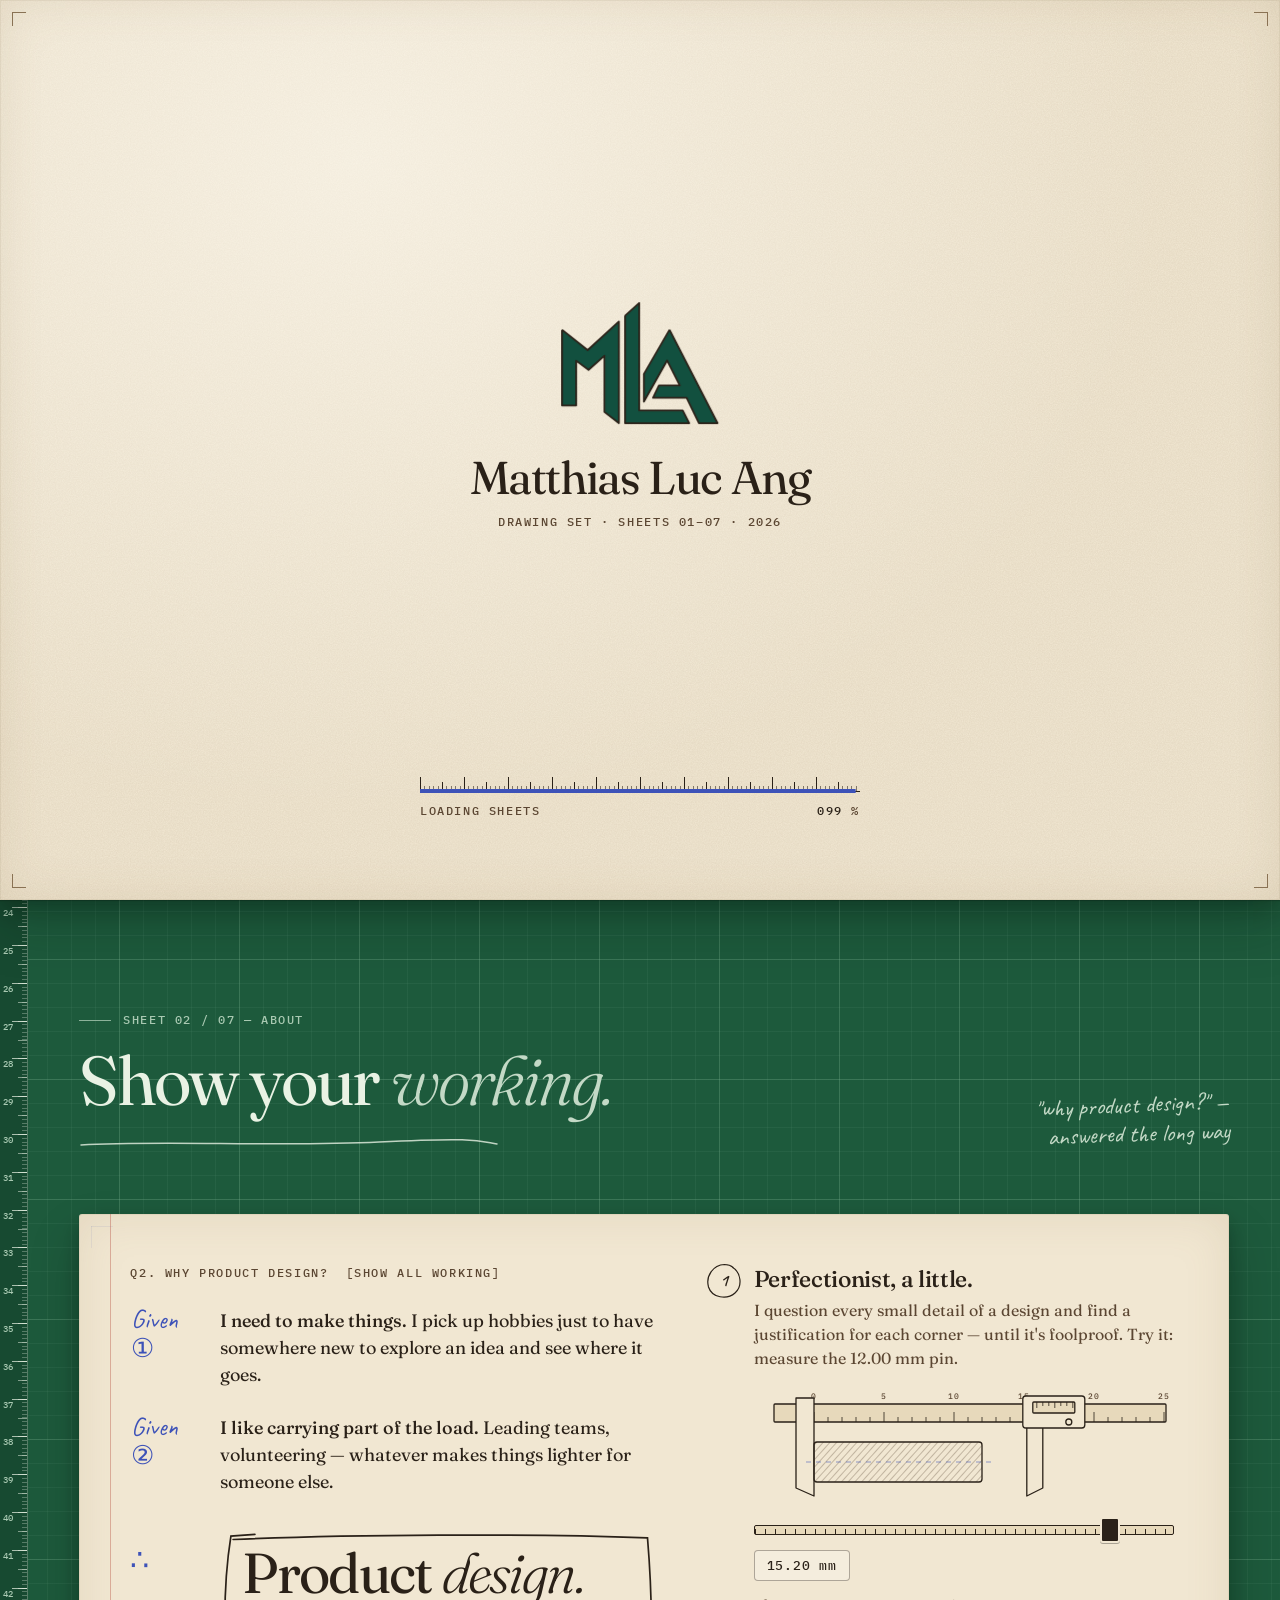
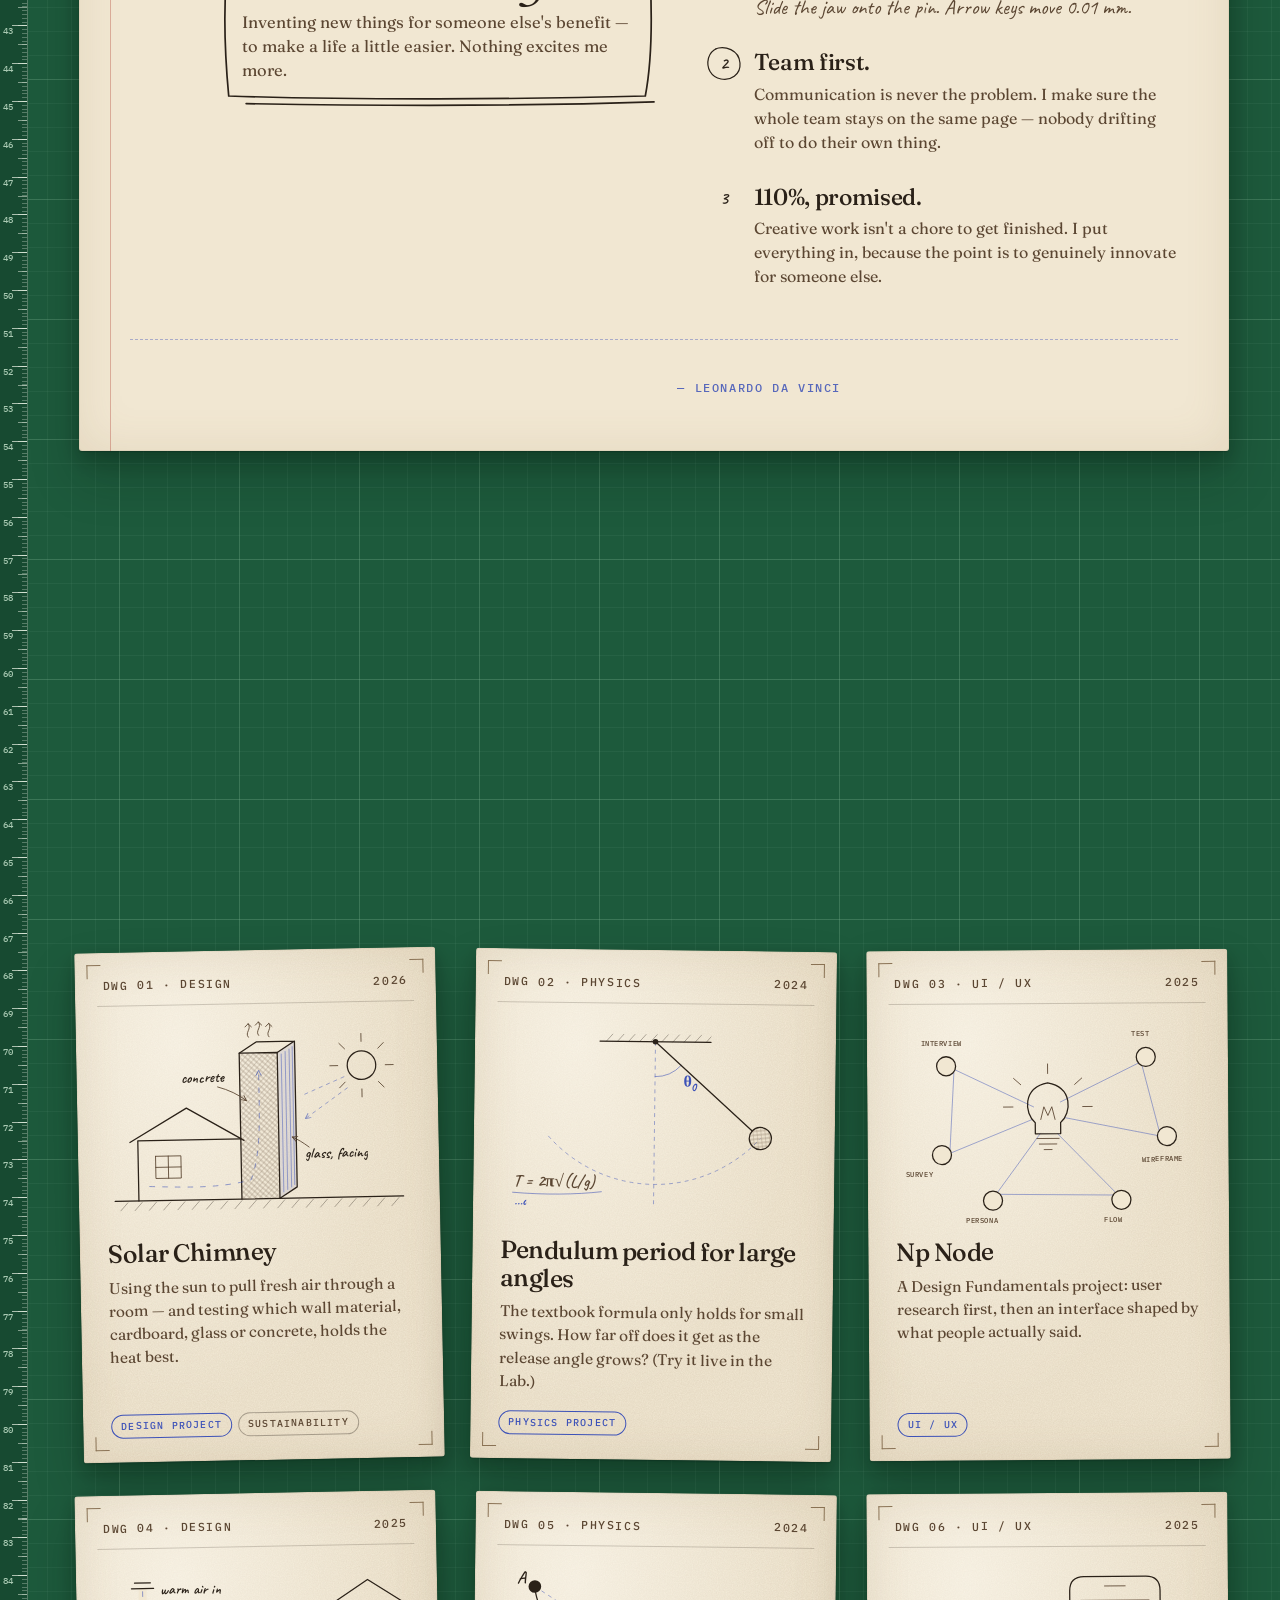
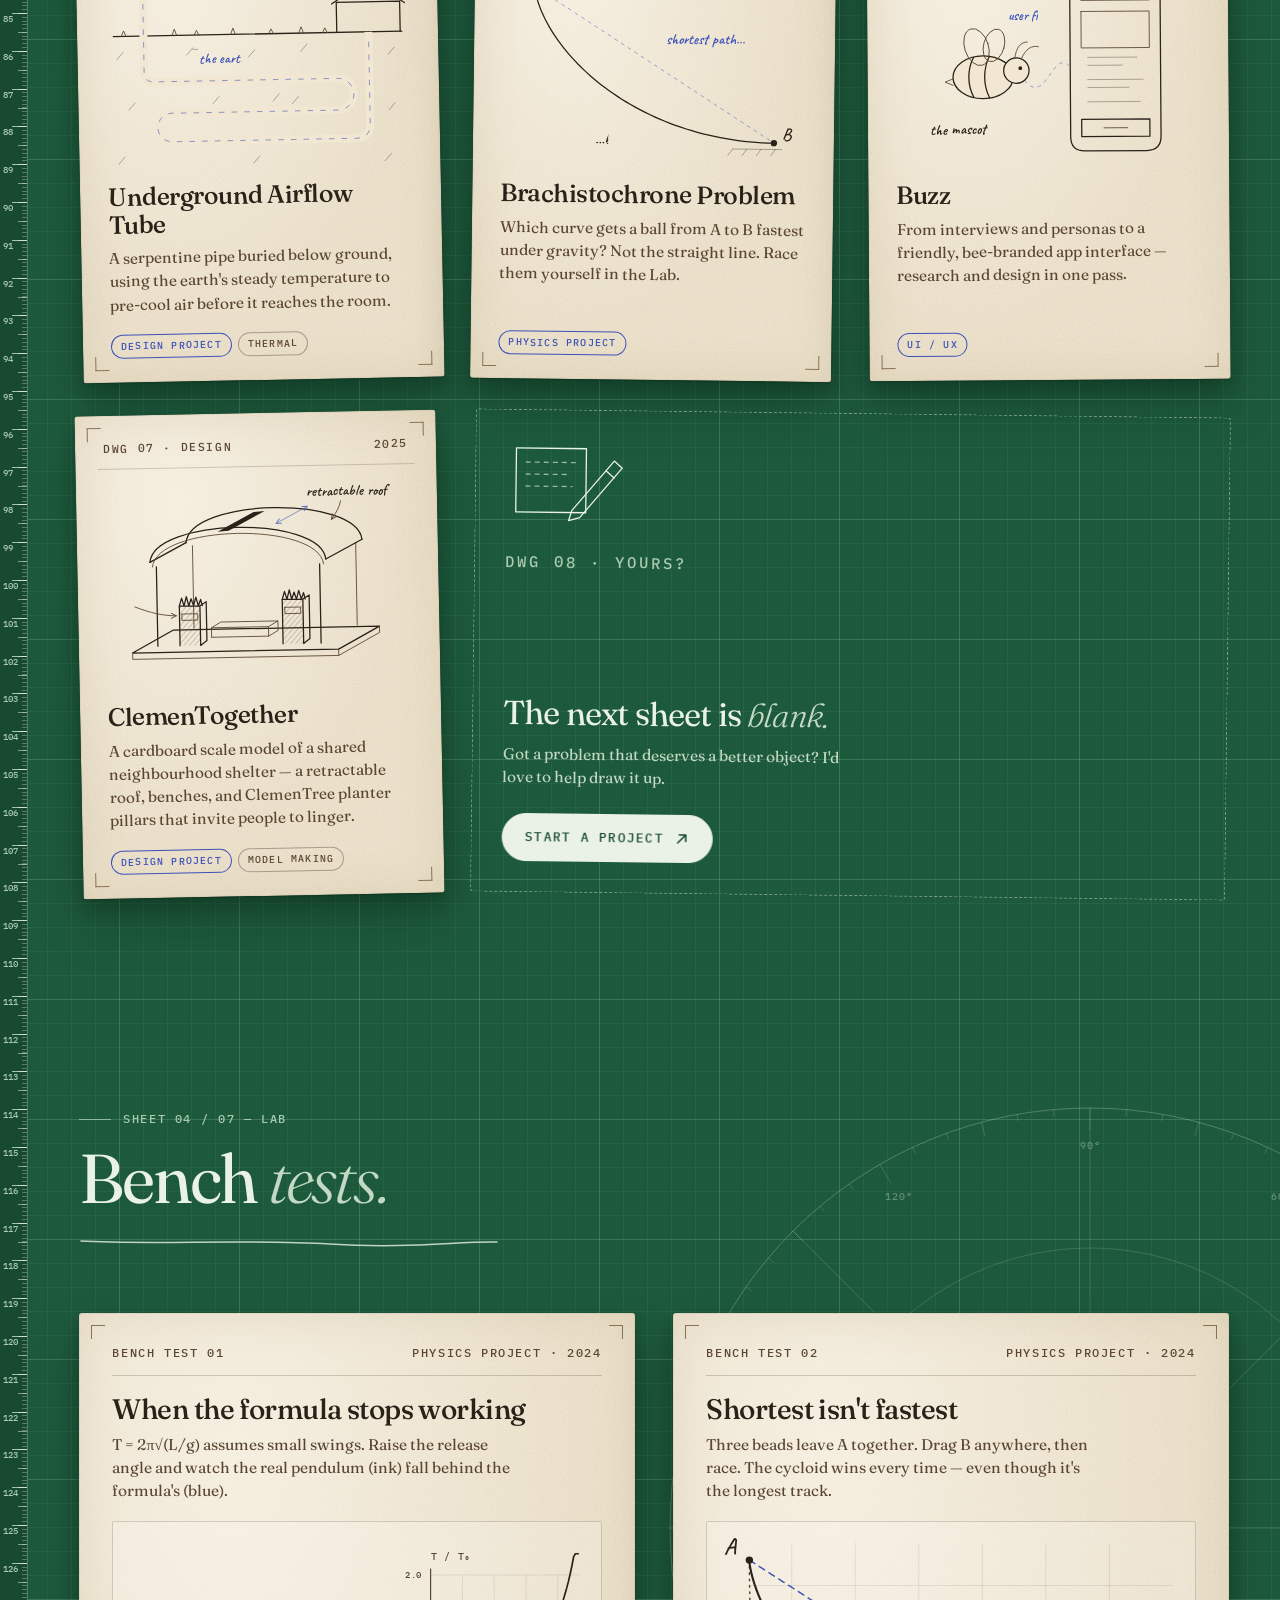
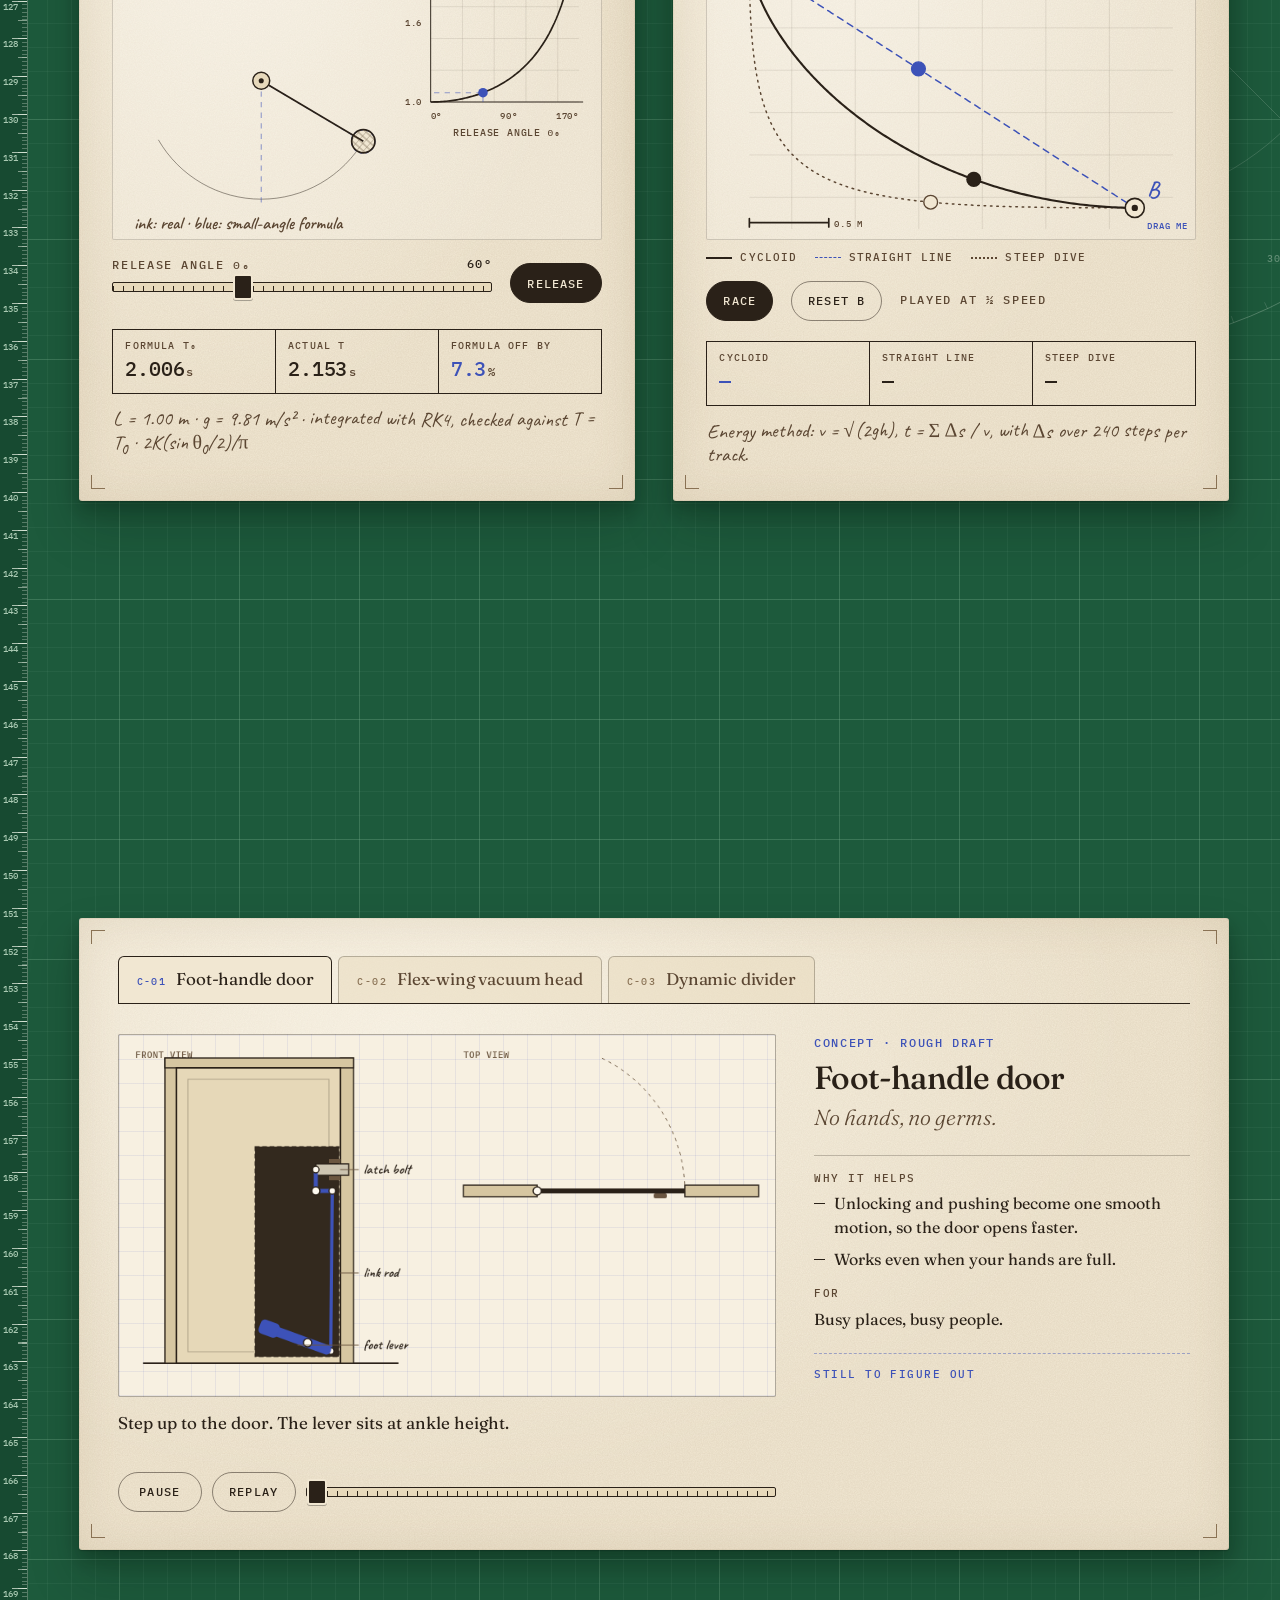
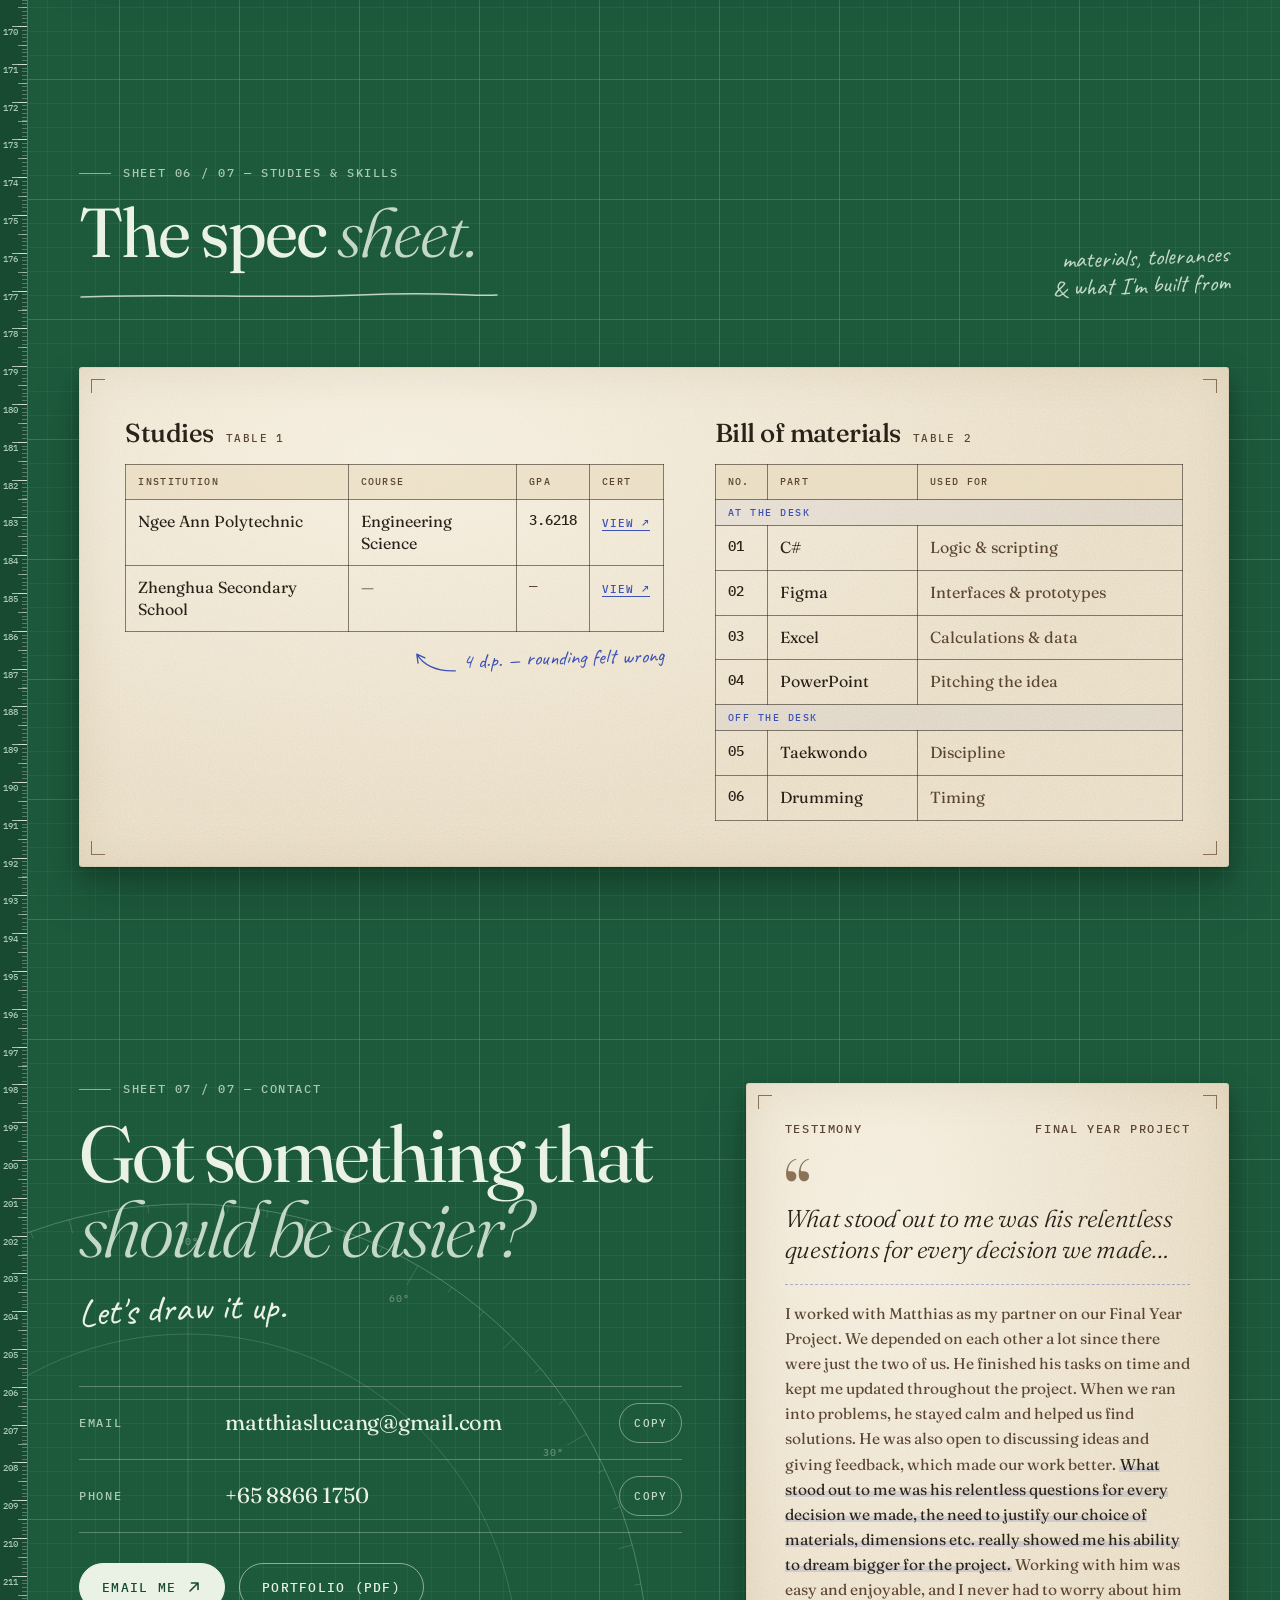
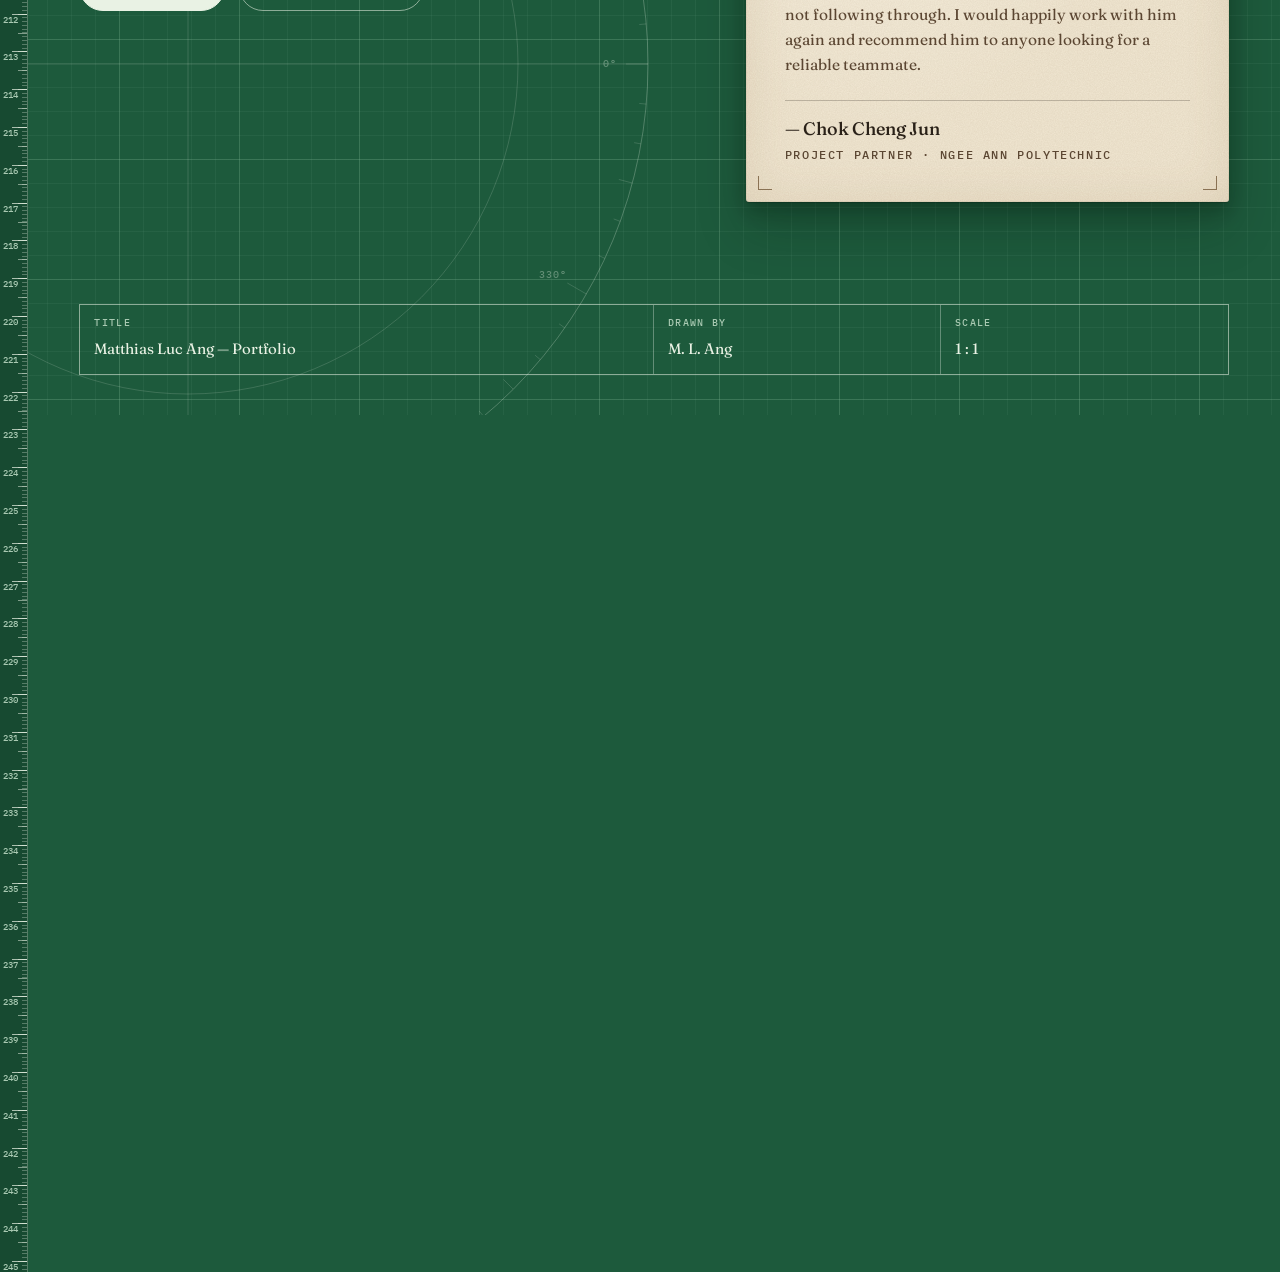
<file: index.html>
<!doctype html>
<html lang="en">
<head>
  <meta charset="utf-8">
  <meta name="viewport" content="width=device-width, initial-scale=1, viewport-fit=cover">
  <title>Matthias Luc Ang — Product Design &amp; Engineering</title>
  <meta name="description" content="Portfolio of Matthias Luc Ang, Engineering Science student at Ngee Ann Polytechnic: product design, physics projects and UI/UX work, drawn up and calculated with care.">
  <meta name="theme-color" content="#1d5a3c">
  <link rel="canonical" href="https://samwoh05.github.io/Matthias-s-Portfolio-Website/">
  <link rel="sitemap" type="application/xml" href="sitemap.xml">
  <!-- Link preview (WhatsApp, iMessage, LinkedIn, Telegram, X, Slack) -->
  <meta property="og:type" content="website">
  <meta property="og:site_name" content="Matthias Luc Ang">
  <meta property="og:url" content="https://samwoh05.github.io/Matthias-s-Portfolio-Website/">
  <meta property="og:title" content="Matthias Luc Ang — Product Design &amp; Engineering">
  <meta property="og:description" content="Creativity + helping others = product design. Projects, physics bench tests and UI/UX work by an Engineering Science student at Ngee Ann Polytechnic.">
  <meta property="og:image" content="https://samwoh05.github.io/Matthias-s-Portfolio-Website/og-image.jpg">
  <meta property="og:image:type" content="image/jpeg">
  <meta property="og:image:width" content="1200">
  <meta property="og:image:height" content="630">
  <meta property="og:image:alt" content="Matthias Luc Ang's portfolio: his MLA logo and name on a green cutting mat beside a hand-inked gear train labelled creativity, helping others, product design and the details.">
  <meta name="twitter:card" content="summary_large_image">
  <meta name="twitter:title" content="Matthias Luc Ang — Product Design &amp; Engineering">
  <meta name="twitter:description" content="Creativity + helping others = product design. Projects, physics bench tests and UI/UX work.">
  <meta name="twitter:image" content="https://samwoh05.github.io/Matthias-s-Portfolio-Website/og-image.jpg">
  <link rel="icon" href="data:image/svg+xml,%3Csvg xmlns='http://www.w3.org/2000/svg' viewBox='221 196 600 600'%3E%3Crect x='221' y='196' width='600' height='600' rx='110' fill='%23E5DBC7'/%3E%3Cpath fill='%2312503F' d='M257 383 344 452 450 355V700L401 662V471L347 519 305 488V640H257ZM471 335 519 292V657H667L689 700H471ZM622 383 785 700H722L680 614H566L586 572H657L614 487 535 627V533Z'/%3E%3C/svg%3E">
  <script>document.documentElement.classList.add('js');setTimeout(function(){if(!window.__mlaReady)document.documentElement.classList.remove('js')},3000);
  /* intro cover sheet: once per visit, never with reduced motion; removed if the script never arrives */
  try{if(!sessionStorage.getItem('mla-intro')&&!matchMedia('(prefers-reduced-motion: reduce)').matches)document.documentElement.classList.add('intro-on')}catch(e){}
  /* theme: saved choice, else the system setting — set before first paint so there is no flash */
  (function(){var t;try{t=localStorage.getItem('mla-theme')}catch(e){}if(t!=='dark'&&t!=='light')t=matchMedia('(prefers-color-scheme: dark)').matches?'dark':'light';document.documentElement.setAttribute('data-theme',t);var m=document.querySelector('meta[name=theme-color]');if(m)m.content=t==='dark'?'#0f2a1d':'#1d5a3c'})();
  setTimeout(function(){if(!window.__mlaIntro)document.documentElement.classList.remove('intro-on')},3500);</script>
  <link rel="preconnect" href="https://fonts.googleapis.com">
  <link rel="preconnect" href="https://fonts.gstatic.com" crossorigin>
  <link href="https://fonts.googleapis.com/css2?family=Caveat:wght@500;600;700&family=Fraunces:ital,opsz,wght@0,9..144,300..600;1,9..144,300..500&family=IBM+Plex+Mono:wght@400;500&display=swap" rel="stylesheet">
  <link rel="stylesheet" href="styles.css">
</head>
<body>
  <!-- Intro cover sheet (first visit) -->
  <div class="intro" id="intro" aria-hidden="true">
    <div class="paper intro-sheet">
      <div class="intro-center">
        <svg class="intro-logo" viewBox="240 275 565 442">
          <path class="lg-fill" d="M257 383 344 452 450 355V700L401 662V471L347 519 305 488V640H257ZM471 335 519 292V657H667L689 700H471ZM622 383 785 700H722L680 614H566L586 572H657L614 487 535 627V533Z"/>
          <path class="lg-line" pathLength="1" d="M257 383 344 452 450 355V700L401 662V471L347 519 305 488V640H257ZM471 335 519 292V657H667L689 700H471ZM622 383 785 700H722L680 614H566L586 572H657L614 487 535 627V533Z"/>
        </svg>
        <p class="intro-name">Matthias Luc Ang</p>
        <p class="mono intro-meta">Drawing set · Sheets 01–07 · 2026</p>
      </div>
      <div class="intro-load">
        <div class="intro-ruler"><span class="intro-bar"></span></div>
        <p class="mono intro-count"><span>Loading sheets</span><span><b id="intro-pct">000</b> %</span></p>
      </div>
    </div>
  </div>
  <!-- Sheet flip between sections -->
  <div class="flip" id="flip" aria-hidden="true">
    <div class="paper flip-sheet">
      <p class="mono flip-no"></p>
      <p class="flip-name"></p>
      <p class="flip-sub"></p>
    </div>
  </div>

  <a class="skip" href="#main">Skip to content</a>

  <!-- Shared drawing defs: hatching and arrowheads -->
  <svg width="0" height="0" style="position:absolute" aria-hidden="true" focusable="false">
    <defs>
      <pattern id="hatch" width="5" height="5" patternUnits="userSpaceOnUse" patternTransform="rotate(42)">
        <path d="M0 0V5" stroke="#5b4632" stroke-width=".9" opacity=".7"/>
      </pattern>
      <radialGradient id="bulb-glow">
        <stop offset="0" stop-color="#ffd56b" stop-opacity=".9"/>
        <stop offset=".45" stop-color="#ffd56b" stop-opacity=".38"/>
        <stop offset="1" stop-color="#ffd56b" stop-opacity="0"/>
      </radialGradient>
      <pattern id="hatch-x" width="5" height="5" patternUnits="userSpaceOnUse" patternTransform="rotate(42)">
        <path d="M0 0V5M0 2.5H5" stroke="#5b4632" stroke-width=".7" opacity=".65"/>
      </pattern>
      <marker id="arr" viewBox="0 0 10 10" refX="8" refY="5" markerWidth="9" markerHeight="9" markerUnits="userSpaceOnUse" orient="auto-start-reverse">
        <path d="M1 1.5 8 5 1 8.5" fill="none" stroke="#5b4632" stroke-width="1.3" stroke-linecap="round" stroke-linejoin="round"/>
      </marker>
      <marker id="arr-blue" viewBox="0 0 10 10" refX="8" refY="5" markerWidth="9" markerHeight="9" markerUnits="userSpaceOnUse" orient="auto-start-reverse">
        <path d="M1 1.5 8 5 1 8.5" fill="none" stroke="#3d52b8" stroke-width="1.3" stroke-linecap="round" stroke-linejoin="round"/>
      </marker>
    </defs>
  </svg>

  <!-- CAD layer: page ruler, crosshair, coordinate readout (desktop, fine pointer only) -->
  <div class="ruler" aria-hidden="true"></div>
  <div class="ruler-mark" aria-hidden="true"></div>
  <div class="xh xh--v" aria-hidden="true"></div>
  <div class="xh xh--h" aria-hidden="true"></div>
  <div class="readout" aria-hidden="true"><span>Sheet <b id="ro-s">01</b></span><span>X <b id="ro-x">0.0</b> mm</span><span>Y <b id="ro-y">0.0</b> mm</span></div>

  <!-- ============ NAV ============ -->
  <header class="nav" id="nav">
    <nav class="wrap nav-in" aria-label="Primary">
      <ul class="nav-links nav-links--l mono">
        <li><a href="#about">About</a></li>
        <li><a href="#work">Work<sup>7</sup></a></li>
        <li><a href="#lab">Lab</a></li>
      </ul>
      <a class="brand" href="#top" aria-label="Matthias Luc Ang, back to top">
        <span class="brand-mark" aria-hidden="true">
          <svg viewBox="250 285 545 422"><path d="M257 383 344 452 450 355V700L401 662V471L347 519 305 488V640H257ZM471 335 519 292V657H667L689 700H471ZM622 383 785 700H722L680 614H566L586 572H657L614 487 535 627V533Z"/></svg>
        </span>
      </a>
      <div class="nav-end">
        <ul class="nav-links nav-links--r mono">
          <li><a href="#ideas">Ideas</a></li>
          <li><a href="#spec">Spec</a></li>
          <li><a href="#contact">Contact</a></li>
        </ul>
        <!-- desk-lamp switch: light / dark -->
        <button class="theme-toggle" type="button" aria-pressed="false" aria-label="Switch to dark mode" title="Switch to dark mode">
          <svg class="i-moon" viewBox="0 0 24 24" aria-hidden="true"><path d="M19.5 14.6A8 8 0 0 1 9.4 4.5a8 8 0 1 0 10.1 10.1Z"/><path d="M16.5 4.5v2.4M15.3 5.7h2.4"/></svg>
          <svg class="i-sun" viewBox="0 0 24 24" aria-hidden="true"><circle cx="12" cy="12" r="4.2"/><path d="M12 2.6v2.3M12 19.1v2.3M2.6 12h2.3M19.1 12h2.3M5.4 5.4l1.6 1.6M17 17l1.6 1.6M18.6 5.4 17 7M7 17l-1.6 1.6"/></svg>
        </button>
        <button class="burger" type="button" aria-label="Open menu" aria-expanded="false" aria-controls="menu"><span></span><span></span></button>
      </div>
    </nav>
  </header>

  <div class="menu" id="menu" aria-hidden="true">
    <nav aria-label="Mobile">
      <ol>
        <li><a href="#about"><span class="mono">02</span>About</a></li>
        <li><a href="#work"><span class="mono">03</span>Work</a></li>
        <li><a href="#lab"><span class="mono">04</span>Lab</a></li>
        <li><a href="#ideas"><span class="mono">05</span>Ideas</a></li>
        <li><a href="#spec"><span class="mono">06</span>Spec</a></li>
        <li><a href="#contact"><span class="mono">07</span>Contact</a></li>
      </ol>
    </nav>
    <div class="menu-foot">
      <a class="btn" href="mailto:matthiaslucang@gmail.com">Email me</a>
    </div>
  </div>

  <main id="main">

    <!-- ============ 01 HERO ============ -->
    <section class="hero" id="top" aria-labelledby="hero-title">
      <svg class="mat-print" viewBox="0 0 1500 1100" aria-hidden="true" focusable="false">
        <circle class="strong" cx="950" cy="560" r="440"/>
        <circle cx="950" cy="560" r="300"/>
        <circle cx="950" cy="560" r="150"/>
        <path d="M480 560H1420M950 90V1030"/>
        <g data-ticks data-cx="950" data-cy="560" data-r="440"></g>
        <path d="M0 1100 1500 698M0 1100 1500 234M0 1100 1100 0M0 1100 635 0"/>
        <path class="strong" d="M0 1060H160M40 1100V940"/>
      </svg>

      <div class="wrap hero-grid">
        <div class="hero-copy">
          <p class="kicker mono" data-in style="--in:.15s">Engineering Science · Ngee Ann Polytechnic</p>
          <h1 id="hero-title" aria-label="Matthias Luc Ang">
            <span class="line" aria-hidden="true"><span style="--in:.25s">Matthias</span></span>
            <span class="line" aria-hidden="true"><span style="--in:.37s"><em>Luc Ang</em></span></span>
          </h1>
          <p class="eq" data-in style="--in:.55s">
            creativity <span class="op">+</span> helping others <span class="op">=</span>
            <span class="res">product design<svg class="draw" id="eq-box" viewBox="0 0 200 50" preserveAspectRatio="none" aria-hidden="true" data-base="0" data-dur=".9"><path data-draw vector-effect="non-scaling-stroke" d="M8 7C60 3 140 2 194 6C197 18 198 33 195 44C140 48 60 49 5 45C3 33 3 18 7 5L20 3"/></svg></span>
          </p>
          <p class="lede" data-in style="--in:.7s">I design things that make someone's day a little easier — then calculate whether they'll last, and check every detail twice.</p>
          <div class="ctas" data-in style="--in:.85s">
            <a class="btn" href="#work">See the work
              <svg class="arr arr-d" viewBox="0 0 16 16" aria-hidden="true"><path d="M8 2v11M3.5 8.5 8 13l4.5-4.5" fill="none" stroke="currentColor" stroke-width="1.6" stroke-linecap="round" stroke-linejoin="round"/></svg>
            </a>
            <a class="btn btn--ghost" href="#contact">Get in touch</a>
          </div>
        </div>

        <figure class="hero-sheet" data-in style="--in:.35s">
          <div class="paper">
            <svg class="gears-svg draw" id="gears" viewBox="0 0 700 620" tabindex="0" role="group" aria-roledescription="interactive drawing" aria-label="Figure 1, a gear train. Creativity and helping others both drive product design, which drives the details. Drag a gear, or focus here and use the arrow keys, to turn it.">
              <g id="g-construct" class="fade-in" data-delay=".2"></g>
              <g id="g-backs"></g>
              <g id="g-faces"></g>
              <g id="g-pitch" class="fade-in" data-delay="1.5"></g>

              <g class="notes">
                <text class="svg-hand blue-t hint fade-in" data-delay="2.3" x="246" y="44" font-size="23">grab any gear &amp; give it a spin</text>
                <path class="blue" data-draw data-delay="2.3" marker-end="url(#arr-blue)" d="M300 54C288 100 322 150 330 220"/>

                <text class="svg-hand fade-in" data-delay="1.9" x="40" y="70" font-size="35">creativity</text>
                <text class="svg-mono fade-in" data-delay="2" x="42" y="91" font-size="10">Z 32 · the drive</text>
                <text class="rpm fade-in" data-delay="2" id="rpm-A" x="42" y="107">CW 0.0 RPM</text>
                <path class="ink-2" data-draw data-delay="1.8" marker-end="url(#arr)" d="M104 116C110 134 122 148 138 156"/>

                <text class="svg-hand fade-in" data-delay="2.05" x="474" y="140" font-size="32">the details</text>
                <text class="svg-mono fade-in" data-delay="2.1" x="476" y="160" font-size="10">Z 12 · checked twice</text>
                <text class="rpm fade-in" data-delay="2.1" id="rpm-D" x="476" y="176">CW 0.0 RPM</text>
                <path class="ink-2" data-draw data-delay="1.95" marker-end="url(#arr)" d="M470 166C464 188 460 202 453 213"/>

                <text class="svg-hand fade-in" data-delay="2.2" x="516" y="536" font-size="31">helping others</text>
                <text class="svg-mono fade-in" data-delay="2.25" x="518" y="556" font-size="10">Z 26 · the purpose</text>
                <text class="rpm fade-in" data-delay="2.25" id="rpm-B" x="518" y="572">CW 0.0 RPM</text>
                <path class="ink-2" data-draw data-delay="2.1" marker-end="url(#arr)" d="M540 512C538 498 534 486 528 476"/>

                <text class="svg-hand fade-in" data-delay="2.35" x="44" y="458" font-size="38">= product design</text>
                <text class="svg-mono fade-in" data-delay="2.4" x="48" y="480" font-size="10">Z 20 · what they make together</text>
                <text class="rpm fade-in" data-delay="2.4" id="rpm-C" x="48" y="496">CW 0.0 RPM</text>
                <path class="ink-2" data-draw data-delay="2.25" marker-end="url(#arr)" d="M246 432C266 410 278 388 289 365"/>

                <path class="ink-thin" data-draw data-delay="1.4" d="M40 588H660"/>
                <text class="svg-mono fade-in" data-delay="1.6" x="40" y="606" font-size="9.5">Fig. 1 — Why product design · drawn M.L.A. · 2026</text>
                <text class="svg-mono fade-in" data-delay="1.6" x="660" y="606" font-size="9.5" text-anchor="end">Module 6.5 · Scale 1:1</text>
              </g>
            </svg>
          </div>
          <p class="sheet-hint" aria-hidden="true">grab any gear &amp; give it a spin</p>
          <figcaption class="sr-only">Figure 1: a gear train where creativity (32 teeth) and helping others (26 teeth) both mesh with product design (20 teeth), which turns the details (12 teeth).</figcaption>
        </figure>
      </div>

      <div class="hero-foot" data-in style="--in:1.1s">
        <div class="wrap">
          <span class="mono sheet-label">Sheet 01 / 07 — The idea</span>
          <a class="scroll-cue mono" href="#about">Scroll — the gears turn with you
            <svg viewBox="0 0 16 16" aria-hidden="true"><path d="M8 2v11M3.5 8.5 8 13l4.5-4.5" fill="none" stroke="currentColor" stroke-width="1.5" stroke-linecap="round" stroke-linejoin="round"/></svg>
          </a>
        </div>
      </div>
    </section>

    <!-- ============ 02 ABOUT ============ -->
    <section class="section about" id="about" aria-labelledby="about-title">
      <div class="wrap">
        <header class="sec-head reveal">
          <div>
            <p class="kicker mono">Sheet 02 / 07 — About</p>
            <h2 class="h2" id="about-title">Show your <em>working.</em></h2>
            <svg class="rule draw" viewBox="0 0 420 14" preserveAspectRatio="none" aria-hidden="true" data-base=".3"><path data-draw vector-effect="non-scaling-stroke" d="M2 9C80 4 200 11 300 6S400 5 418 8"/></svg>
          </div>
          <p class="sec-note">"why product design?" — answered the long way</p>
        </header>

        <div class="paper working reveal">
          <div class="work-left">
            <p class="q-label mono">Q2. Why product design? &nbsp;[show all working]</p>
            <div class="given">
              <span class="tag">Given ①</span>
              <p><strong>I need to make things.</strong> I pick up hobbies just to have somewhere new to explore an idea and see where it goes.</p>
            </div>
            <div class="given">
              <span class="tag">Given ②</span>
              <p><strong>I like carrying part of the load.</strong> Leading teams, volunteering — whatever makes things lighter for someone else.</p>
            </div>
            <div class="therefore">
              <span class="tag" aria-label="Therefore">∴</span>
              <div class="answer draw" data-base=".4" data-dur="1.1">
                <svg viewBox="0 0 100 100" preserveAspectRatio="none" aria-hidden="true">
                  <path data-draw vector-effect="non-scaling-stroke" d="M3 5C30 2 70 1.5 98 4C99 35 99.5 70 97.5 97C70 99 30 99.5 2 97C1 70 .5 35 2.5 3L8 2"/>
                  <path data-draw vector-effect="non-scaling-stroke" d="M6 101.5C40 103 70 103 99.5 100.5" data-delay=".9"/>
                </svg>
                <span class="big">Product <em>design.</em></span>
                <span class="small">Inventing new things for someone else's benefit — to make a life a little easier. Nothing excites me more.</span>
              </div>
            </div>
          </div>

          <div class="notes">
            <div class="note">
              <span class="num draw" aria-hidden="true"><svg viewBox="0 0 38 38"><path data-draw d="M27 6C36 11 38 25 30 32C22 39 7 37 3.5 26C.5 15 8 4 19.5 3.5C23 3.5 26 4.6 28.5 6.6"/></svg>1</span>
              <h3>Perfectionist, a little.</h3>
              <p>I question every small detail of a design and find a justification for each corner — until it's foolproof. Try it: measure the 12.00 mm pin.</p>
              <div class="caliper">
                <svg viewBox="0 0 420 124" aria-hidden="true">
                  <rect class="beam" x="20" y="20" width="392" height="18" rx="1"/>
                  <g id="cal-ticks"></g>
                  <path class="jaw" d="M42 14H60V112L42 104Z"/>
                  <rect class="pin" x="60" y="58" width="168" height="40" rx="3"/>
                  <path class="blue-dash" d="M52 78H238"/>
                  <g id="cal-jaw" transform="translate(272 0)">
                    <path class="jaw" d="M0 14H16V104L0 112Z"/>
                    <rect class="jaw" x="-4" y="12" width="62" height="32" rx="3"/>
                    <rect class="beam" x="6" y="18" width="42" height="11" rx="1"/>
                    <path class="tick" d="M10 18v6M16 18v4M22 18v4M28 18v6M34 18v4M40 18v4M46 18v6"/>
                    <circle class="jaw" cx="42" cy="38" r="3"/>
                  </g>
                </svg>
                <label class="sr-only" for="cal-range">Caliper jaw position in millimetres</label>
                <input type="range" id="cal-range" min="10" max="16" step="0.01" value="15.2">
                <div class="caliper-row">
                  <output class="caliper-read" id="cal-read" for="cal-range">15.20 mm</output>
                  <span class="caliper-msg" id="cal-msg" aria-live="polite">Slide the jaw onto the pin. Arrow keys move 0.01 mm.</span>
                </div>
              </div>
            </div>
            <div class="note">
              <span class="num draw" aria-hidden="true"><svg viewBox="0 0 38 38"><path data-draw d="M10 5C20 1 34 6 35 19C36 31 25 37 16 35C6 33 1 24 3.5 14C5 9 8 6 12 4.5"/></svg>2</span>
              <h3>Team first.</h3>
              <p>Communication is never the problem. I make sure the whole team stays on the same page — nobody drifting off to do their own thing.</p>
            </div>
            <div class="note">
              <span class="num draw" aria-hidden="true"><svg viewBox="0 0 38 38"><path data-draw d="M30 8C37 15 36 29 27 34C17 39 5 34 3 23C1 12 10 3 21 3.5C25 4 28 5.5 31 8.5"/></svg>3</span>
              <h3>110%, promised.</h3>
              <p>Creative work isn't a chore to get finished. I put everything in, because the point is to genuinely innovate for someone else.</p>
            </div>
          </div>

          <p class="quote-note"><q>“Details make perfection, and perfection is not a detail.”</q><span class="mono">— Leonardo da Vinci</span></p>
        </div>
      </div>
    </section>

    <!-- ============ 03 WORK ============ -->
    <section class="section work" id="work" aria-labelledby="work-title">
      <div class="wrap">
        <header class="sec-head reveal">
          <div>
            <p class="kicker mono">Sheet 03 / 07 — Projects</p>
            <h2 class="h2" id="work-title">Drawn, built <em>&amp; calculated.</em></h2>
            <svg class="rule draw" viewBox="0 0 420 14" preserveAspectRatio="none" aria-hidden="true" data-base=".3"><path data-draw vector-effect="non-scaling-stroke" d="M2 7C90 10 180 3 260 8S390 6 418 5"/></svg>
          </div>
          <p class="sec-note">hover a sheet — the drawings still work</p>
        </header>

        <div class="filters reveal" role="group" aria-label="Filter projects">
          <button class="filter" type="button" data-filter="all" aria-pressed="true">All <sup>7</sup></button>
          <button class="filter" type="button" data-filter="design" aria-pressed="false">Design <sup>3</sup></button>
          <button class="filter" type="button" data-filter="physics" aria-pressed="false">Physics <sup>2</sup></button>
          <button class="filter" type="button" data-filter="uiux" aria-pressed="false">UI / UX <sup>2</sup></button>
        </div>

        <div class="work-grid" id="work-grid">

          <!-- Card 1: Solar Chimney -->
          <article class="card reveal" data-cat="design">
            <div class="paper">
              <div class="card-top mono"><span>DWG 01 · Design</span><span>2026</span></div>
              <div class="card-art draw" data-step=".05">
                <svg viewBox="0 0 400 260" aria-hidden="true">
                  <path class="ink" data-draw d="M18 228H382"/>
                  <path class="ink-thin" d="M34 230l-9 10M52 230l-9 10M70 230l-9 10M88 230l-9 10M106 230l-9 10M124 230l-9 10M142 230l-9 10M160 230l-9 10M178 230l-9 10M196 230l-9 10M214 230l-9 10M232 230l-9 10M250 230l-9 10M268 230l-9 10M286 230l-9 10M304 230l-9 10M322 230l-9 10M340 230l-9 10M358 230l-9 10M376 230l-9 10"/>
                  <path class="ink" data-draw d="M48 228V152H178"/>
                  <path class="ink" data-draw d="M38 154 110 112 182 154"/>
                  <path class="ink-2" data-draw d="M70 172h32v28H70ZM86 172v28M70 186h32"/>
                  <path class="hatch-x-fill fade-in" data-delay=".8" d="M178 228V44H226V228Z"/>
                  <path class="fade-in" data-delay=".7" fill="rgba(61,82,184,.1)" d="M226 228 248 214V30L226 44Z"/>
                  <path class="ink" data-draw d="M178 228V44H226V228"/>
                  <path class="ink" data-draw d="M226 228 248 214V30L226 44M178 44 200 30H248"/>
                  <path class="blue fade-in" data-delay=".7" d="M231 46V220M236 43V217M241 40V214M245 37V211"/>
                  <path class="blue-dash fade-in" data-delay=".9" marker-end="url(#arr-blue)" d="M310 76 258 98M314 90 260 128"/>
                  <path class="ink-2 anim-rise" style="animation-delay:-.55s" d="M190 24c-5-6 5-10 0-17m-4 4 4-4 4 4"/>
                  <path class="ink-2 anim-rise" style="animation-delay:-1s" d="M203 22c-5-6 5-10 0-17m-4 4 4-4 4 4"/>
                  <path class="ink-2 anim-rise" style="animation-delay:-.75s" d="M216 24c-5-6 5-10 0-17m-4 4 4-4 4 4"/>
                  <path class="blue anim-flow" stroke-width="1.5" marker-end="url(#arr-blue)" d="M62 210C110 212 150 214 190 204C204 170 202 120 202 66"/>
                  <circle class="ink" data-draw cx="332" cy="62" r="18"/>
                  <path class="ink-2" data-draw d="M332 32v-10M332 102v-10M302 62h-10M372 62h-10M311 41l-7-7M360 90l-7-7M353 41l7-7M304 90l7-7"/>
                  <text class="svg-hand fade-in" data-delay="1" x="104" y="80" font-size="19">concrete</text>
                  <path class="ink-2" data-draw data-delay="1" marker-end="url(#arr)" d="M150 86C164 90 176 96 186 104"/>
                  <text class="svg-hand fade-in" data-delay="1.1" x="258" y="178" font-size="19">glass, facing the sun</text>
                  <path class="ink-2" data-draw data-delay="1.1" marker-end="url(#arr)" d="M264 164C256 158 250 154 243 151"/>
                  <text class="svg-hand blue-t fade-in" data-delay="1.2" x="84" y="252" font-size="17">warm air rises, pulls the room's air with it</text>
                </svg>
              </div>
              <h3>Solar Chimney</h3>
              <p>Using the sun to pull fresh air through a room — and testing which wall material, cardboard, glass or concrete, holds the heat best.</p>
              <div class="chips"><span class="chip chip--cat">Design project</span><span class="chip">Sustainability</span></div>
            </div>
          </article>

          <!-- Card 2: Pendulum -->
          <article class="card reveal" data-cat="physics">
            <div class="paper">
              <div class="card-top mono"><span>DWG 02 · Physics</span><span>2024</span></div>
              <div class="card-art draw" data-step=".06">
                <svg viewBox="0 0 400 260" aria-hidden="true">
                  <path class="ink" data-draw d="M130 30H270"/>
                  <path class="ink-thin" d="M138 30l8-9M152 30l8-9M166 30l8-9M180 30l8-9M194 30l8-9M208 30l8-9M222 30l8-9M236 30l8-9M250 30l8-9M264 30l6-7"/>
                  <path class="blue-dash fade-in" data-delay=".4" d="M200 30V236"/>
                  <path class="blue-dash fade-in" data-delay=".5" d="M66.2 150.4A180 180 0 0 0 333.8 150.4"/>
                  <path class="blue" data-draw data-delay=".6" d="M200 74A44 44 0 0 0 232.7 59.4"/>
                  <text class="svg-hand blue-t fade-in" data-delay=".8" x="236" y="86" font-size="20">θ₀</text>
                  <g class="anim-swing">
                    <path class="ink" data-draw d="M200 30V196"/>
                    <circle class="pend-bob" cx="200" cy="210" r="14"/>
                  </g>
                  <circle class="fill-ink" cx="200" cy="30" r="3.5"/>
                  <text class="svg-hand ink2-t fade-in" data-delay="1" x="22" y="214" font-size="22">T = 2π√(L/g)</text>
                  <text class="svg-hand blue-t fade-in" data-delay="1.15" x="24" y="238" font-size="18">…only when θ₀ is small</text>
                  <path class="blue" data-draw data-delay="1.2" d="M22 222c40 3 80 2 112-2"/>
                </svg>
              </div>
              <h3>Pendulum period for large angles</h3>
              <p>The textbook formula only holds for small swings. How far off does it get as the release angle grows? (Try it live in the Lab.)</p>
              <div class="chips"><span class="chip chip--cat">Physics project</span></div>
            </div>
          </article>

          <!-- Card 3: Np Node -->
          <article class="card reveal" data-cat="uiux">
            <div class="paper">
              <div class="card-top mono"><span>DWG 03 · UI / UX</span><span>2025</span></div>
              <div class="card-art draw" data-step=".04">
                <svg viewBox="0 0 400 260" aria-hidden="true">
                  <path class="blue fade-in" data-delay=".5" d="M182 112 82 64M180 128 76 170M190 146 134 222M212 146 288 224M222 126 342 150M216 106 318 56M82 64 76 170M134 222 288 224M342 150 318 56"/>
                  <circle class="bulb-glow anim-glow" cx="200" cy="106" r="62" fill="url(#bulb-glow)"/>
                  <path class="bulb-glass anim-glass" d="M184 132C170 120 168 88 200 82C232 88 230 120 216 132V146H184Z"/>
                  <path class="ink" data-draw d="M184 132C170 120 168 88 200 82C232 88 230 120 216 132V146H184Z"/>
                  <path class="ink-2" data-draw d="M186 152H214M189 159H211M195 166H205"/>
                  <path class="ink-2 anim-filament" data-draw d="M191 128l4-16 5 11 5-11 4 16"/>
                  <path class="ink-2 anim-rays" data-draw d="M200 70v-12M234 84l9-8M166 84l-9-8M244 112h12M144 112h12"/>
                  <circle class="ink fill-paper anim-pulse" cx="72" cy="60" r="12"/>
                  <circle class="ink fill-paper anim-pulse" cx="66" cy="172" r="12"/>
                  <circle class="ink fill-paper anim-pulse" cx="130" cy="230" r="12"/>
                  <circle class="ink fill-paper anim-pulse" cx="292" cy="230" r="12"/>
                  <circle class="ink fill-paper anim-pulse" cx="350" cy="150" r="12"/>
                  <circle class="ink fill-paper anim-pulse" cx="324" cy="50" r="12"/>
                  <text class="svg-mono fade-in" data-delay=".9" x="40" y="34" font-size="9">Interview</text>
                  <text class="svg-mono fade-in" data-delay=".95" x="20" y="200" font-size="9">Survey</text>
                  <text class="svg-mono fade-in" data-delay="1" x="96" y="258" font-size="9">Persona</text>
                  <text class="svg-mono fade-in" data-delay="1.05" x="270" y="258" font-size="9">Flow</text>
                  <text class="svg-mono fade-in" data-delay="1.1" x="318" y="182" font-size="9">Wireframe</text>
                  <text class="svg-mono fade-in" data-delay="1.15" x="306" y="24" font-size="9">Test</text>
                </svg>
              </div>
              <h3>Np Node</h3>
              <p>A Design Fundamentals project: user research first, then an interface shaped by what people actually said.</p>
              <div class="chips"><span class="chip chip--cat">UI / UX</span></div>
            </div>
          </article>

          <!-- Card 4: Underground Airflow Tube -->
          <article class="card reveal" data-cat="design">
            <div class="paper">
              <div class="card-top mono"><span>DWG 04 · Design</span><span>2025</span></div>
              <div class="card-art draw" data-step=".05">
                <svg viewBox="0 0 400 260" aria-hidden="true">
                  <path class="ink" data-draw d="M18 92H382"/>
                  <path class="ink-2" data-draw d="M28 92l3-7 3 7M92 92l3-8 3 8M120 92l3-6 3 6M166 92l3-8 3 8M214 92l3-6 3 6M252 92l3-8 3 8M282 92l3-6 3 6"/>
                  <path class="ink-thin" d="M30 112l-8 9M118 108l-8 9M196 112l-8 9M262 106l-8 9M372 112l-8 9M44 176l-8 9M150 170l-8 9M226 168l-8 9M372 182l-8 9M30 244l-8 9M200 246l-8 9M366 246l-8 9M118 110l6 0M250 172l-8 9"/>
                  <path class="ink" data-draw stroke-width="13" d="M56 32V138Q56 150 68 150H300A20 20 0 0 1 300 190H90A18 18 0 0 0 90 226H322Q340 226 340 208V92"/>
                  <path data-draw d="M56 32V138Q56 150 68 150H300A20 20 0 0 1 300 190H90A18 18 0 0 0 90 226H322Q340 226 340 208V92" fill="none" stroke="#f1e7d2" stroke-width="10" stroke-linejoin="round"/>
                  <path class="blue anim-flow" stroke-width="1.6" d="M56 36V138Q56 150 68 150H300A20 20 0 0 1 300 190H90A18 18 0 0 0 90 226H322Q340 226 340 208V96"/>
                  <path class="ink" data-draw d="M42 32H70M46 25H66"/>
                  <path class="ink" data-draw d="M300 92V54H380V92M294 56 340 26 386 56"/>
                  <text class="svg-hand fade-in" data-delay="1" x="78" y="40" font-size="19">warm air in</text>
                  <text class="svg-hand blue-t fade-in" data-delay="1.1" x="126" y="128" font-size="18">the earth stays cool all year</text>
                  <text class="svg-hand fade-in" data-delay="1.2" x="200" y="64" font-size="19">cool air out →</text>
                </svg>
              </div>
              <h3>Underground Airflow Tube</h3>
              <p>A serpentine pipe buried below ground, using the earth's steady temperature to pre-cool air before it reaches the room.</p>
              <div class="chips"><span class="chip chip--cat">Design project</span><span class="chip">Thermal</span></div>
            </div>
          </article>

          <!-- Card 5: Brachistochrone -->
          <article class="card reveal" data-cat="physics" data-roll>
            <div class="paper">
              <div class="card-top mono"><span>DWG 05 · Physics</span><span>2024</span></div>
              <div class="card-art draw" data-step=".08">
                <svg viewBox="0 0 400 260" aria-hidden="true">
                  <path class="blue-dash fade-in" data-delay=".3" d="M48 34 352 228"/>
                  <path class="ink" data-draw data-cycloid="48,34,352,228" stroke-width="2" d="M48 34 352 228"/>
                  <path class="ink-thin" d="M300 236h62M300 236l-6 8M318 236l-6 8M336 236l-6 8M354 236l-6 8"/>
                  <circle class="fill-ink" cx="48" cy="34" r="4"/>
                  <circle class="fill-ink" cx="352" cy="228" r="4"/>
                  <text class="svg-hand fade-in" data-delay=".6" x="26" y="30" font-size="22">A</text>
                  <text class="svg-hand fade-in" data-delay=".6" x="362" y="224" font-size="22">B</text>
                  <circle class="roll-ball" cx="48" cy="34" r="8" fill="#2a2118"/>
                  <text class="svg-hand blue-t fade-in" data-delay="1" x="214" y="104" font-size="19">shortest path…</text>
                  <text class="svg-hand fade-in" data-delay="1.1" x="126" y="232" font-size="20">…but the cycloid is fastest</text>
                </svg>
              </div>
              <h3>Brachistochrone Problem</h3>
              <p>Which curve gets a ball from A to B fastest under gravity? Not the straight line. Race them yourself in the Lab.</p>
              <div class="chips"><span class="chip chip--cat">Physics project</span></div>
            </div>
          </article>

          <!-- Card 6: Buzz -->
          <article class="card reveal" data-cat="uiux">
            <div class="paper">
              <div class="card-top mono"><span>DWG 06 · UI / UX</span><span>2025</span></div>
              <div class="card-art draw" data-step=".04">
                <svg viewBox="0 0 400 260" aria-hidden="true">
                  <path class="ink" data-draw d="M246 20H324Q342 20 342 38V222Q342 240 324 240H246Q228 240 228 222V38Q228 20 246 20Z"/>
                  <path class="ink-2" data-draw d="M272 32H298"/>
                  <path class="ink-2" data-draw d="M242 50H328M242 64h86v46h-86Z"/>
                  <path class="ink-thin" d="M250 122h62M250 132h44M250 150h70M250 160h52M250 178h66"/>
                  <path class="ink" data-draw d="M242 200h86v22h-86Z"/>
                  <path class="ink-2" data-draw d="M270 211h30"/>
                  <path class="blue-dash fade-in" data-delay=".9" d="M170 150C196 184 206 112 226 132"/>
                  <g class="anim-bob">
                    <ellipse class="ink fill-paper" cx="118" cy="146" rx="38" ry="27"/>
                    <path class="ink" stroke-width="5" d="M106 121C98 136 98 156 106 171M126 120C118 136 118 156 126 172"/>
                    <circle class="ink fill-paper" cx="160" cy="138" r="16"/>
                    <circle class="fill-ink" cx="165" cy="135" r="2.4"/>
                    <path class="ink-2" d="M166 124C172 110 180 106 188 108M158 123C160 108 166 102 174 102M80 148 70 152 80 156"/>
                    <g class="anim-flap">
                      <ellipse class="ink-2" cx="110" cy="108" rx="15" ry="24" fill="rgba(61,82,184,.08)" transform="rotate(-18 110 108)"/>
                      <ellipse class="ink-2" cx="132" cy="106" rx="13" ry="21" fill="rgba(61,82,184,.08)" transform="rotate(16 132 106)"/>
                    </g>
                  </g>
                  <text class="svg-hand fade-in" data-delay="1" x="50" y="218" font-size="19">the mascot</text>
                  <text class="svg-hand blue-t fade-in" data-delay="1.1" x="150" y="74" font-size="18">user flow →</text>
                </svg>
              </div>
              <h3>Buzz</h3>
              <p>From interviews and personas to a friendly, bee-branded app interface — research and design in one pass.</p>
              <div class="chips"><span class="chip chip--cat">UI / UX</span></div>
            </div>
          </article>

          <!-- Card 7: ClemenTogether -->
          <article class="card reveal" data-cat="design">
            <div class="paper">
              <div class="card-top mono"><span>DWG 07 · Design</span><span>2025</span></div>
              <div class="card-art draw" data-step=".05">
                <svg viewBox="0 0 400 260" aria-hidden="true">
                  <path class="ink" data-draw d="M40 214H300L352 186H92Z"/>
                  <path class="ink-2" data-draw d="M40 214V222H300L352 194V186M300 214V222"/>
                  <path class="ink-2" data-draw d="M118 80V184M324 80V184"/>
                  <path class="ink" data-draw d="M110 76C116 20 326 20 332 76"/>
                  <path class="ink" data-draw d="M64 100C70 44 280 44 286 100"/>
                  <path class="ink" data-draw d="M64 100 110 76M286 100 332 76"/>
                  <path class="ink-2" data-draw d="M67 106C73 52 277 52 283 106"/>
                  <path class="fill-ink fade-in" data-delay=".9" d="M150 63 196 39 210 38 164 62Z"/>
                  <path class="ink" data-draw d="M72 106V206M278 106V206"/>
                  <path class="ink-2" data-draw d="M140 196H212V184H140ZM140 184l12-7H224l-12 7M224 177v12l-12 7"/>
                  <path class="hatch-fill fade-in" data-delay=".8" d="M100 206V156H126V206ZM230 206V150H256V206Z"/>
                  <path class="ink" data-draw d="M100 206V156H126V206M126 156l8-5V200l-8 6M230 206V150H256V206M256 150l8-5V200l-8 6"/>
                  <path class="ink" data-draw d="M100 156l3-10 3 10 3-12 3 12 3-9 3 9 3-11 3 11 3-8 2 8M230 150l3-10 3 10 3-12 3 12 3-9 3 9 3-11 3 11 3-8 2 8"/>
                  <path class="ink-2" data-draw d="M103 166h20v8h-20ZM233 160h20v8h-20Z"/>
                  <path class="blue" data-draw data-delay=".9" stroke-width="1.6" marker-start="url(#arr-blue)" marker-end="url(#arr-blue)" d="M224 54 264 33"/>
                  <text class="svg-hand fade-in" data-delay="1" x="262" y="20" font-size="19">retractable roof</text>
                  <path class="ink-2" data-draw data-delay="1" marker-end="url(#arr)" d="M306 27C304 36 300 42 294 50"/>
                  <text class="svg-hand fade-in" data-delay="1.1" x="10" y="150" font-size="19">ClemenTree</text>
                  <path class="ink-2" data-draw data-delay="1.1" marker-end="url(#arr)" d="M44 156C64 164 80 168 96 168"/>
                  <text class="svg-hand blue-t fade-in" data-delay="1.2" x="126" y="250" font-size="18">a place to stop &amp; talk</text>
                </svg>
              </div>
              <h3>ClemenTogether</h3>
              <p>A cardboard scale model of a shared neighbourhood shelter — a retractable roof, benches, and ClemenTree planter pillars that invite people to linger.</p>
              <div class="chips"><span class="chip chip--cat">Design project</span><span class="chip">Model making</span></div>
            </div>
          </article>

          <!-- CTA tile -->
          <article class="card card--cta reveal">
            <div class="paper">
              <div>
                <svg class="card-cta-art" viewBox="0 0 120 80" aria-hidden="true">
                  <path d="M10 8H80V72H10Z"/>
                  <path class="dash" d="M20 22H70M20 34H62M20 46H66"/>
                  <path d="M66 70 108 20l8 7-42 50-11 3Z"/>
                  <path d="M100 30l8 7"/>
                </svg>
                <p class="mono">DWG 08 · Yours?</p>
              </div>
              <div>
                <h3>The next sheet is <em>blank.</em></h3>
                <p>Got a problem that deserves a better object? I'd love to help draw it up.</p>
                <a class="btn" href="#contact">Start a project
                  <svg class="arr arr-ur" viewBox="0 0 16 16" aria-hidden="true"><path d="M4 12 12 4M5.5 4H12v6.5" fill="none" stroke="currentColor" stroke-width="1.6" stroke-linecap="round" stroke-linejoin="round"/></svg>
                </a>
              </div>
            </div>
          </article>
        </div>
      </div>
    </section>

    <!-- ============ 04 LAB ============ -->
    <section class="section lab" id="lab" aria-labelledby="lab-title">
      <svg class="mat-print" viewBox="0 0 900 900" aria-hidden="true" focusable="false">
        <circle class="strong" cx="450" cy="450" r="420"/>
        <circle cx="450" cy="450" r="280"/>
        <g data-ticks data-cx="450" data-cy="450" data-r="420"></g>
        <path d="M30 450H870M450 30V870M153 153 747 747M747 153 153 747"/>
      </svg>
      <div class="wrap">
        <header class="sec-head reveal">
          <div>
            <p class="kicker mono">Sheet 04 / 07 — Lab</p>
            <h2 class="h2" id="lab-title">Bench <em>tests.</em></h2>
            <svg class="rule draw" viewBox="0 0 420 14" preserveAspectRatio="none" aria-hidden="true" data-base=".3"><path data-draw vector-effect="non-scaling-stroke" d="M2 6C70 10 170 4 250 9S380 6 418 7"/></svg>
          </div>
          <p class="sec-note">physics I actually enjoy — running live, calculated in your browser</p>
        </header>

        <div class="lab-grid">
          <!-- Pendulum -->
          <article class="paper bench reveal" id="bench-pend" aria-labelledby="pend-title">
            <div class="bench-head mono"><span>Bench test 01</span><span>Physics project · 2024</span></div>
            <h3 id="pend-title">When the formula stops working</h3>
            <p class="sub">T = 2π√(L/g) assumes small swings. Raise the release angle and watch the real pendulum (ink) fall behind the formula's (blue).</p>
            <div class="stage">
              <svg id="pend-svg" viewBox="0 0 460 300" role="img" aria-label="A real pendulum and an idealised small-angle pendulum swinging side by side, with a graph of period against release angle.">
                <path class="grid-l" d="M300 50H440M300 80H440M300 110H440M300 140H440M300 170H440M330 50V170M360 50V170M390 50V170M420 50V170"/>
                <path class="axis" d="M300 44V170H444"/>
                <path class="curve" id="pend-curve" d=""/>
                <path class="blue-dash" id="pend-guide" d=""/>
                <circle id="pend-dot" r="4.5" fill="#3d52b8" cx="300" cy="170"/>
                <text class="svg-mono" x="300" y="36" font-size="9">T / T₀</text>
                <text class="svg-mono" x="292" y="173" font-size="8.5" text-anchor="end">1.0</text>
                <text class="svg-mono" x="292" y="98" font-size="8.5" text-anchor="end">1.6</text>
                <text class="svg-mono" x="292" y="53" font-size="8.5" text-anchor="end">2.0</text>
                <text class="svg-mono" x="300" y="186" font-size="8.5">0°</text>
                <text class="svg-mono" x="374" y="186" font-size="8.5" text-anchor="middle">90°</text>
                <text class="svg-mono" x="440" y="186" font-size="8.5" text-anchor="end">170°</text>
                <text class="svg-mono" x="372" y="202" font-size="9" text-anchor="middle">release angle θ₀</text>

                <path class="ink-thin" id="pend-arc" d=""/>
                <path class="blue-dash" d="M140 150V268"/>
                <line class="pend-ghost-rod" id="pend-grod" x1="140" y1="150" x2="140" y2="262"/>
                <circle class="pend-ghost-bob" id="pend-gbob" cx="140" cy="262" r="11"/>
                <line class="pend-rod" id="pend-rod" x1="140" y1="150" x2="140" y2="262"/>
                <circle class="pend-bob" id="pend-bob" cx="140" cy="262" r="11"/>
                <circle cx="140" cy="150" r="8" fill="#e7d9bb" stroke="#2a2118" stroke-width="1.4"/>
                <circle cx="140" cy="150" r="2.4" fill="#2a2118"/>
                <text class="svg-hand ink2-t" x="20" y="290" font-size="17">ink: real · blue: small-angle formula</text>
              </svg>
            </div>
            <div class="controls">
              <div class="control">
                <label class="mono" for="pend-angle"><span>Release angle θ₀</span><output id="pend-angle-out" for="pend-angle">60°</output></label>
                <input type="range" id="pend-angle" min="5" max="170" step="1" value="60">
              </div>
              <button class="btn btn--ink btn--sm" type="button" id="pend-play" aria-pressed="false">Release</button>
            </div>
            <dl class="readings">
              <div><dt>Formula T₀</dt><dd id="pend-t0">2.006<small>s</small></dd></div>
              <div><dt>Actual T</dt><dd id="pend-t">2.153<small>s</small></dd></div>
              <div class="hl"><dt>Formula off by</dt><dd id="pend-err">7.3<small>%</small></dd></div>
            </dl>
            <p class="bench-note">L = 1.00 m · g = 9.81 m/s² · integrated with RK4, checked against T = T₀ · 2K(sin θ₀/2)/π</p>
          </article>

          <!-- Brachistochrone -->
          <article class="paper bench reveal" id="bench-race" aria-labelledby="race-title">
            <div class="bench-head mono"><span>Bench test 02</span><span>Physics project · 2024</span></div>
            <h3 id="race-title">Shortest isn't fastest</h3>
            <p class="sub">Three beads leave A together. Drag B anywhere, then race. The cycloid wins every time — even though it's the longest track.</p>
            <div class="stage">
              <svg id="race-svg" viewBox="0 0 460 300" role="img" aria-label="Three tracks from A to B: a straight line, a steep dive and a cycloid, with beads racing down them.">
                <path class="grid-l" d="M40 60H440M40 100H440M40 140H440M40 180H440M40 220H440M40 260H440M80 20V290M140 20V290M200 20V290M260 20V290M320 20V290M380 20V290"/>
                <path class="track track--line" id="trk-line" d=""/>
                <path class="track track--dive" id="trk-dive" d=""/>
                <path class="track track--cyc" id="trk-cyc" d=""/>
                <circle class="bead bead--line" id="bead-line" r="6.5" cx="40" cy="36"/>
                <circle class="bead bead--dive" id="bead-dive" r="6.5" cx="40" cy="36"/>
                <circle class="bead bead--cyc" id="bead-cyc" r="6.5" cx="40" cy="36"/>
                <circle class="fill-ink" cx="40" cy="36" r="3.5"/>
                <text class="svg-hand" x="16" y="30" font-size="22">A</text>
                <g class="handle" id="race-b" tabindex="0" role="slider" aria-label="Point B position. Arrow keys move it." aria-valuetext="">
                  <circle class="hit" r="22" cx="0" cy="0"/>
                  <circle class="ring" r="9" cx="0" cy="0"/>
                  <circle r="3" cx="0" cy="0" fill="#2a2118"/>
                  <text class="svg-hand blue-t" x="12" y="-10" font-size="22">B</text>
                  <text class="svg-mono blue-t" x="12" y="20" font-size="8.5">drag me</text>
                </g>
                <path class="ink" d="M40 284h75M40 280v8M115 280v8"/>
                <text class="svg-mono" x="120" y="288" font-size="8.5">0.5 m</text>
              </svg>
            </div>
            <div class="legend" aria-hidden="true">
              <span><i></i>Cycloid</span>
              <span><i class="l-line"></i>Straight line</span>
              <span><i class="l-dive"></i>Steep dive</span>
            </div>
            <div class="controls">
              <button class="btn btn--ink btn--sm" type="button" id="race-go">Race</button>
              <button class="btn btn--ink-ghost btn--sm" type="button" id="race-reset">Reset B</button>
              <span class="mono" style="color:var(--ink-2)">Played at ½ speed</span>
            </div>
            <dl class="readings" aria-live="polite">
              <div class="hl"><dt>Cycloid</dt><dd id="t-cyc">—</dd></div>
              <div><dt>Straight line</dt><dd id="t-line">—</dd></div>
              <div><dt>Steep dive</dt><dd id="t-dive">—</dd></div>
            </dl>
            <p class="bench-note">Energy method: v = √(2gh), t = Σ Δs / v, with Δs over 240 steps per track.</p>
          </article>
        </div>
      </div>
    </section>

    <!-- ============ 05 IDEAS ============ -->
    <section class="section ideas" id="ideas" aria-labelledby="ideas-title">
      <div class="wrap">
        <header class="sec-head reveal">
          <div>
            <p class="kicker mono">Sheet 05 / 07 — Ideas</p>
            <h2 class="h2" id="ideas-title">On the drawing <em>board.</em></h2>
            <svg class="rule draw" viewBox="0 0 420 14" preserveAspectRatio="none" aria-hidden="true" data-base=".3"><path data-draw vector-effect="non-scaling-stroke" d="M2 8C90 4 200 10 290 6S395 7 418 6"/></svg>
          </div>
          <p class="sec-note">rough drafts — not stuck to one area, open to trying things out</p>
        </header>

        <div class="paper board reveal">
          <div class="board-tabs" role="tablist" aria-label="Concepts">
            <button type="button" role="tab" id="tab-door" aria-controls="panel-door" aria-selected="true"><span class="mono">C-01</span>Foot-handle door</button>
            <button type="button" role="tab" id="tab-vacuum" aria-controls="panel-vacuum" aria-selected="false" tabindex="-1"><span class="mono">C-02</span>Flex-wing vacuum head</button>
            <button type="button" role="tab" id="tab-divider" aria-controls="panel-divider" aria-selected="false" tabindex="-1"><span class="mono">C-03</span>Dynamic divider</button>
          </div>

          <!-- C-01 -->
          <div class="idea" role="tabpanel" id="panel-door" aria-labelledby="tab-door" data-idea="door">
            <div class="idea-main">
              <div class="idea-stage"><canvas role="img" aria-label="Animation of a foot pressing a lever that retracts a door latch, then kicking the door open, in front and top view"></canvas></div>
              <p class="idea-cap" aria-live="polite"></p>
              <div class="idea-ctl">
                <button class="btn btn--ink-ghost btn--sm" type="button" data-pp>Pause</button>
                <button class="btn btn--ink-ghost btn--sm" type="button" data-rp>Replay</button>
                <input type="range" min="0" max="9600" value="0" aria-label="Animation position">
              </div>
            </div>
            <div class="idea-notes">
              <p class="mono idea-status">Concept · rough draft</p>
              <h3>Foot-handle door</h3>
              <p class="idea-pitch">No hands, no germs.</p>
              <dl>
                <dt class="mono">Why it helps</dt>
                <dd><ul>
                  <li>Unlocking and pushing become one smooth motion, so the door opens faster.</li>
                  <li>Works even when your hands are full.</li>
                </ul></dd>
                <dt class="mono">For</dt>
                <dd>Busy places, busy people.</dd>
              </dl>
              <div class="idea-q">
                <p class="mono">Still to figure out</p>
                <ul>
                  <li>how could it also work as a pull door?</li>
                  <li>how to bring physical and digital keys and locks together?</li>
                </ul>
              </div>
            </div>
          </div>

          <!-- C-02 -->
          <div class="idea" role="tabpanel" id="panel-vacuum" aria-labelledby="tab-vacuum" data-idea="vacuum">
            <div class="idea-main">
              <div class="idea-stage"><canvas role="img" aria-label="Animation of a vacuum head whose side wings bend up against walls and whose arms slide in to fit a narrow gap, in front and top view"></canvas></div>
              <p class="idea-cap" aria-live="polite"></p>
              <div class="idea-ctl">
                <button class="btn btn--ink-ghost btn--sm" type="button" data-pp>Pause</button>
                <button class="btn btn--ink-ghost btn--sm" type="button" data-rp>Replay</button>
                <input type="range" min="0" max="13400" value="0" aria-label="Animation position">
              </div>
            </div>
            <div class="idea-notes">
              <p class="mono idea-status">Concept · rough draft</p>
              <h3>Flex-wing vacuum head</h3>
              <p class="idea-pitch">One head, no swapping.</p>
              <dl>
                <dt class="mono">The problem</dt>
                <dd>Always changing vacuum heads for different jobs, and still struggling to clean every area properly.</dd>
                <dt class="mono">Features</dt>
                <dd><ul>
                  <li><strong>Adjustable length.</strong> Sliding arms shorten the head to reach smaller areas without switching heads.</li>
                  <li><strong>Bendable corners.</strong> The wings flex up to 90° to follow walls into corners and tight spots.</li>
                </ul></dd>
              </dl>
            </div>
          </div>

          <!-- C-03 -->
          <div class="idea" role="tabpanel" id="panel-divider" aria-labelledby="tab-divider" data-idea="divider">
            <div class="idea-main">
              <div class="idea-stage"><canvas role="img" aria-label="Cross-section animation of a storage divider with two suction cups, showing air pumped out through a vent to lock it and pushed back into the cups to release it"></canvas></div>
              <p class="idea-cap" aria-live="polite"></p>
              <div class="idea-ctl">
                <button class="btn btn--ink-ghost btn--sm" type="button" data-pp>Pause</button>
                <button class="btn btn--ink-ghost btn--sm" type="button" data-rp>Replay</button>
                <input type="range" min="0" max="11600" value="0" aria-label="Animation position">
              </div>
            </div>
            <div class="idea-notes">
              <p class="mono idea-status">Concept · rough draft</p>
              <h3>Dynamic divider</h3>
              <p class="idea-pitch">Placed or moved in a second.</p>
              <dl>
                <dt class="mono">The idea</dt>
                <dd>A quick, easy storage divider that can be put in place or taken out instantly, while still doing its job as a divider.</dd>
                <dt class="mono">How it works</dt>
                <dd>Simple suction physics. Two cups grip the walls of the box; one button pumps air out to lock it, and pushes air back in to release it.</dd>
              </dl>
            </div>
          </div>
        </div>
      </div>
    </section>

    <!-- ============ 06 SPEC ============ -->
    <section class="section" id="spec" aria-labelledby="spec-title">
      <div class="wrap">
        <header class="sec-head reveal">
          <div>
            <p class="kicker mono">Sheet 06 / 07 — Studies &amp; skills</p>
            <h2 class="h2" id="spec-title">The spec <em>sheet.</em></h2>
            <svg class="rule draw" viewBox="0 0 420 14" preserveAspectRatio="none" aria-hidden="true" data-base=".3"><path data-draw vector-effect="non-scaling-stroke" d="M2 8C100 4 190 10 280 6S392 8 418 6"/></svg>
          </div>
          <p class="sec-note">materials, tolerances &amp; what I'm built from</p>
        </header>

        <div class="paper spec reveal">
          <div class="spec-grid">
            <div>
              <h3>Studies <span class="mono">Table 1</span></h3>
              <div class="tbl-wrap">
                <table class="tbl tbl--studies">
                  <thead><tr><th scope="col">Institution</th><th scope="col">Course</th><th scope="col">GPA</th><th scope="col">Cert</th></tr></thead>
                  <tbody>
                    <tr>
                      <td class="inst">Ngee Ann Polytechnic</td>
                      <td data-label="Course">Engineering Science</td>
                      <td class="num" data-label="GPA">3.6218</td>
                      <!-- LINK: NP certificate — drop the PDF into /certificates or paste a URL -->
                      <td data-label="Cert"><a class="link" href="certificates/ngee-ann-polytechnic.pdf" target="_blank" rel="noopener">View ↗</a></td>
                    </tr>
                    <tr>
                      <td class="inst">Zhenghua Secondary School</td>
                      <td class="dim" data-label="Course">—</td>
                      <td class="num dim" data-label="GPA">—</td>
                      <!-- LINK: Zhenghua certificate -->
                      <td data-label="Cert"><a class="link" href="certificates/zhenghua-secondary.pdf" target="_blank" rel="noopener">View ↗</a></td>
                    </tr>
                  </tbody>
                </table>
              </div>
              <p class="gpa-note"><svg viewBox="0 0 46 26" aria-hidden="true"><path d="M44 22C30 22 14 18 6 4M6 4l1 9M6 4l8 4"/></svg>4 d.p. — rounding felt wrong</p>
            </div>

            <div>
              <h3>Bill of materials <span class="mono">Table 2</span></h3>
              <div class="tbl-wrap">
                <table class="tbl tbl--bom">
                  <thead><tr><th scope="col">No.</th><th scope="col">Part</th><th scope="col">Used for</th></tr></thead>
                  <tbody>
                    <tr class="grp"><td colspan="3">At the desk</td></tr>
                    <tr><td class="num">01</td><td>C#</td><td class="dim">Logic &amp; scripting</td></tr>
                    <tr><td class="num">02</td><td>Figma</td><td class="dim">Interfaces &amp; prototypes</td></tr>
                    <tr><td class="num">03</td><td>Excel</td><td class="dim">Calculations &amp; data</td></tr>
                    <tr><td class="num">04</td><td>PowerPoint</td><td class="dim">Pitching the idea</td></tr>
                    <tr class="grp"><td colspan="3">Off the desk</td></tr>
                    <tr><td class="num">05</td><td>Taekwondo</td><td class="dim">Discipline</td></tr>
                    <tr><td class="num">06</td><td>Drumming</td><td class="dim">Timing</td></tr>
                  </tbody>
                </table>
              </div>
            </div>
          </div>
        </div>
      </div>
    </section>

    <!-- ============ 07 CONTACT ============ -->
    <section class="section contact" id="contact" aria-labelledby="contact-title">
      <svg class="mat-print" viewBox="0 0 1000 1000" aria-hidden="true" focusable="false">
        <circle class="strong" cx="500" cy="500" r="460"/>
        <circle cx="500" cy="500" r="330"/>
        <g data-ticks data-cx="500" data-cy="500" data-r="460"></g>
        <path d="M40 500H960M500 40V960"/>
      </svg>
      <div class="wrap contact-grid">
        <div class="reveal">
          <p class="kicker mono">Sheet 07 / 07 — Contact</p>
          <h2 id="contact-title">Got something that <em>should be easier?</em></h2>
          <span class="sign">Let's draw it up.</span>

          <div class="c-rows">
            <div class="c-row">
              <span class="mono">Email</span>
              <a class="val" href="mailto:matthiaslucang@gmail.com">matthiaslucang@gmail.com</a>
              <button class="copy" type="button" data-copy="matthiaslucang@gmail.com">Copy</button>
            </div>
            <div class="c-row">
              <span class="mono">Phone</span>
              <a class="val" href="tel:+6588661750">+65 8866 1750</a>
              <button class="copy" type="button" data-copy="+65 8866 1750">Copy</button>
            </div>
          </div>
          <div class="c-ctas">
            <a class="btn" href="mailto:matthiaslucang@gmail.com?subject=Hello%20Matthias">Email me
              <svg class="arr arr-ur" viewBox="0 0 16 16" aria-hidden="true"><path d="M4 12 12 4M5.5 4H12v6.5" fill="none" stroke="currentColor" stroke-width="1.6" stroke-linecap="round" stroke-linejoin="round"/></svg>
            </a>
            <!-- LINK: portfolio PDF — drop portfolio.pdf next to index.html, or paste a URL -->
            <a class="btn btn--ghost" href="portfolio.pdf" target="_blank" rel="noopener">Portfolio (PDF)</a>
          </div>
        </div>

        <!-- TESTIMONY -->
        <figure class="paper testimony reveal" style="--rd:.15s">
          <div class="t-head"><p class="mono">Testimony</p><p class="mono">Final Year Project</p></div>
          <span class="q-mark" aria-hidden="true">“</span>
          <p class="t-pull" aria-hidden="true">What stood out to me was his relentless questions for every decision we made…</p>
          <blockquote class="t-body">
            <p>I worked with Matthias as my partner on our Final Year Project. We depended on each other a lot since there were just the two of us. He finished his tasks on time and kept me updated throughout the project. When we ran into problems, he stayed calm and helped us find solutions. He was also open to discussing ideas and giving feedback, which made our work better. <mark>What stood out to me was his relentless questions for every decision we made, the need to justify our choice of materials, dimensions etc. really showed me his ability to dream bigger for the project.</mark> Working with him was easy and enjoyable, and I never had to worry about him not following through. I would happily work with him again and recommend him to anyone looking for a reliable teammate.</p>
          </blockquote>
          <figcaption>
            <span class="t-name">— Chok Cheng Jun</span>
            <span class="mono">Project partner · Ngee Ann Polytechnic</span>
          </figcaption>
        </figure>
      </div>
    </section>
  </main>

  <footer class="site-foot">
    <div class="wrap">
      <div class="title-block">
        <div><span class="mono">Title</span><b>Matthias Luc Ang — Portfolio</b></div>
        <div><span class="mono">Drawn by</span><b>M. L. Ang</b></div>
        <div><span class="mono">Scale</span><b>1 : 1</b></div>
      </div>
    </div>
  </footer>

  <script src="transitions.js"></script>
  <script src="script.js"></script>
  <script src="ideas.js"></script>
</body>
</html>
</file>
<file: styles.css>
/* ==========================================================
   Matthias Luc Ang · portfolio
   Drafting desk: green cutting mat + cream sketch sheets
   ========================================================== */

html, body { background: var(--mat, #1d5a3c); }

:root {
  /* mat */
  --mat: #1d5a3c;
  --mat-deep: #174a31;
  --mat-line: 143 198 161;
  --mat-ink: #e9f2e4;
  --mat-ink-rgb: 233 242 228;
  --mat-ink-2: #c3d9c6;
  --mat-ink-3: #a9c9b2;

  /* paper */
  --paper: #f1e7d2;
  --paper-2: #e7d9bb;
  --ink: #2a2118;
  --ink-2: #5b4632;
  --ink-3: #8a7356;
  --pencil: #3d52b8;

  /* the same colours as channels, for tints (rgb(var(--x) / .3)) */
  --ink-rgb: 42 33 24;
  --pencil-rgb: 61 82 184;
  --paper2-rgb: 231 217 187;
  --mat-deep-rgb: 23 74 49;

  --paper-glow: rgba(255, 252, 244, .55);
  --paper-edge: inset 0 0 0 1px rgba(90, 70, 40, .07), inset 0 0 46px rgba(140, 105, 60, .13);
  --vignette: rgba(4, 22, 12, .34);
  --lamp: transparent;
  --stage-bg: rgba(255, 255, 255, .18);
  --red-ink: #a8261b;
  --logo: #12503f;
  color-scheme: light;

  --shadow: 0 1px 1px rgba(6, 24, 14, .25), 0 8px 18px rgba(6, 24, 14, .28), 0 26px 50px rgba(6, 24, 14, .22);
  --shadow-lift: 0 2px 2px rgba(6, 24, 14, .22), 0 14px 26px rgba(6, 24, 14, .30), 0 38px 70px rgba(6, 24, 14, .26);

  --f-display: "Fraunces", Georgia, "Times New Roman", serif;
  --f-hand: "Caveat", "Segoe Print", "Bradley Hand", cursive;
  --f-mono: "IBM Plex Mono", ui-monospace, "SFMono-Regular", Menlo, monospace;

  --ease-out: cubic-bezier(.22, 1, .36, 1);
  --ease: cubic-bezier(.4, 0, .2, 1);
  --spring: cubic-bezier(.34, 1.56, .64, 1);

  --gutter: clamp(20px, 4vw, 56px);
  --ruler: 0px;

  --paper-tex: url("data:image/svg+xml;utf8,<svg xmlns='http://www.w3.org/2000/svg' width='240' height='240'><filter id='n'><feTurbulence type='fractalNoise' baseFrequency='.85' numOctaves='3' stitchTiles='stitch'/><feColorMatrix values='0 0 0 0 .36  0 0 0 0 .27  0 0 0 0 .16  0 0 0 .55 0'/></filter><rect width='100%' height='100%' filter='url(%23n)' opacity='.32'/></svg>");
  --grain: url("data:image/svg+xml;utf8,<svg xmlns='http://www.w3.org/2000/svg' width='200' height='200'><filter id='g'><feTurbulence type='fractalNoise' baseFrequency='.9' numOctaves='2' stitchTiles='stitch'/></filter><rect width='100%' height='100%' filter='url(%23g)'/></svg>");
}

/* Dark mode: the same desk at night — deep bottle-green mat, dark drafting
   paper, and the drawings in cream ink and pale pencil under a desk lamp.
   Set on <html data-theme="dark"> by the head script (saved choice, else the system setting). */
:root[data-theme="dark"] {
  --mat: #0f2a1d;
  --mat-deep: #0b2016;
  --mat-line: 120 170 140;
  --mat-ink: #e3ecdf;
  --mat-ink-rgb: 227 236 223;
  --mat-ink-2: #b5c9b9;
  --mat-ink-3: #93ad9a;

  --paper: #22211c;
  --paper-2: #2d2b24;
  --ink: #ece3cf;
  --ink-2: #c3b69c;
  --ink-3: #8d8270;
  --pencil: #93a4f2;

  --ink-rgb: 236 227 207;
  --pencil-rgb: 147 164 242;
  --paper2-rgb: 52 49 41;
  --mat-deep-rgb: 11 32 22;

  --paper-glow: rgba(255, 236, 200, .05);
  --paper-edge: inset 0 0 0 1px rgba(255, 240, 210, .06), inset 0 0 50px rgba(0, 0, 0, .35);
  --vignette: rgba(0, 0, 0, .55);
  --lamp: rgba(255, 210, 140, .075);
  --stage-bg: rgba(255, 255, 255, .025);
  --red-ink: #ec8a78;
  --logo: #5fae86;
  color-scheme: dark;

  --shadow: 0 1px 1px rgba(0, 0, 0, .45), 0 10px 22px rgba(0, 0, 0, .45), 0 30px 60px rgba(0, 0, 0, .4);
  --shadow-lift: 0 2px 2px rgba(0, 0, 0, .45), 0 16px 30px rgba(0, 0, 0, .5), 0 42px 80px rgba(0, 0, 0, .45);
}

/* Inline SVG colours that live in attributes follow the theme too */
#hatch path, #hatch-x path, #arr path { stroke: var(--ink-2); }
#arr-blue path { stroke: var(--pencil); }
svg [fill="#2a2118"] { fill: var(--ink); }
svg [stroke="#2a2118"] { stroke: var(--ink); }
svg [fill="#e7d9bb"] { fill: var(--paper-2); }
svg [stroke="#f1e7d2"] { stroke: var(--paper); }
svg [fill="#3d52b8"] { fill: var(--pencil); }
.roll-ball { fill: var(--ink); }

/* Theme switch: the new theme spreads out from the lamp button */
html:active-view-transition-type(theme)::view-transition-old(root) { animation: none; }
html:active-view-transition-type(theme)::view-transition-new(root) { animation: theme-reveal .8s cubic-bezier(.6, 0, .2, 1); }
@keyframes theme-reveal {
  from { clip-path: circle(0 at var(--tx, 90%) var(--ty, 40px)); }
  to { clip-path: circle(150vmax at var(--tx, 90%) var(--ty, 40px)); }
}

*, *::before, *::after { box-sizing: border-box; }
* { margin: 0; }

html {
  scroll-behavior: smooth;
  scroll-padding-top: 66px;
  -webkit-text-size-adjust: 100%;
  overflow-x: clip;
}

body {
  min-height: 100vh;
  color: var(--mat-ink);
  font-family: var(--f-display);
  font-size: 17px;
  line-height: 1.55;
  font-optical-sizing: auto;
  -webkit-font-smoothing: antialiased;
  -moz-osx-font-smoothing: grayscale;
  overflow: clip;
  background-color: var(--mat);
  background-image:
    linear-gradient(rgb(var(--mat-line) / .2) 1px, transparent 1px),
    linear-gradient(90deg, rgb(var(--mat-line) / .2) 1px, transparent 1px),
    linear-gradient(rgb(var(--mat-line) / .075) 1px, transparent 1px),
    linear-gradient(90deg, rgb(var(--mat-line) / .075) 1px, transparent 1px);
  background-size: 120px 120px, 120px 120px, 24px 24px, 24px 24px;
  background-position: -1px -1px;
}

/* mat grain + light falloff */
body::before,
body::after {
  content: "";
  position: fixed;
  inset: 0;
  pointer-events: none;
  z-index: 90;
}
body::before {
  background-image: var(--grain);
  opacity: .07;
  mix-blend-mode: soft-light;
}
body::after {
  /* edge falloff, plus (at night) a soft desk-lamp pool from the top left */
  background:
    radial-gradient(ellipse 70% 60% at 22% 12%, var(--lamp), transparent 70%),
    radial-gradient(ellipse 120% 90% at 50% 40%, transparent 55%, var(--vignette) 100%);
  z-index: 0;
}

::selection { background: rgba(233, 242, 228, .28); color: inherit; }
.paper ::selection, .paper::selection { background: rgb(var(--pencil-rgb) / .2); }

img, svg { display: block; max-width: 100%; }
a { color: inherit; }
button { font: inherit; color: inherit; cursor: pointer; }
:focus-visible { outline: 2px dashed var(--mat-ink); outline-offset: 4px; border-radius: 4px; }
.paper :focus-visible { outline-color: var(--pencil); }

.sr-only {
  position: absolute !important; width: 1px; height: 1px; padding: 0; margin: -1px;
  overflow: hidden; clip: rect(0 0 0 0); white-space: nowrap; border: 0;
}

.skip {
  position: fixed; left: 16px; top: -60px; z-index: 200;
  background: var(--mat-ink); color: var(--mat-deep);
  font: 500 13px/1 var(--f-mono); padding: 12px 16px; border-radius: 99px; text-decoration: none;
  transition: top .2s var(--ease);
}
.skip:focus { top: 16px; }

main, .site-foot { position: relative; z-index: 2; }

.wrap {
  width: 100%;
  max-width: 1320px;
  margin: 0 auto;
  padding: 0 var(--gutter);
}

/* ----------------------------------------------------------
   Type
   ---------------------------------------------------------- */
.mono {
  font-family: var(--f-mono);
  font-weight: 500;
  font-size: 11.5px;
  letter-spacing: .14em;
  text-transform: uppercase;
  line-height: 1.3;
}
.kicker {
  display: inline-flex; align-items: center; gap: 12px;
  color: var(--mat-ink-3);
}
.kicker::before {
  content: ""; width: 32px; height: 1px; background: currentColor; opacity: .8;
}
.hand { font-family: var(--f-hand); font-weight: 600; }

h1, h2, h3 { font-weight: 400; }

.h2 {
  font-size: clamp(40px, 5.4vw, 80px);
  line-height: .98;
  letter-spacing: -.032em;
  font-weight: 400;
  color: var(--mat-ink);
  margin-top: 18px;
}
.h2 em { font-style: italic; font-weight: 300; color: var(--mat-ink-2); }

/* ----------------------------------------------------------
   Paper
   ---------------------------------------------------------- */
.paper {
  position: relative;
  color: var(--ink);
  border-radius: 3px;
  box-shadow: var(--shadow), var(--paper-edge);
  background:
    linear-gradient(var(--ink-3), var(--ink-3)) 12px 12px / 14px 1px no-repeat,
    linear-gradient(var(--ink-3), var(--ink-3)) 12px 12px / 1px 14px no-repeat,
    linear-gradient(var(--ink-3), var(--ink-3)) right 12px top 12px / 14px 1px no-repeat,
    linear-gradient(var(--ink-3), var(--ink-3)) right 12px top 12px / 1px 14px no-repeat,
    linear-gradient(var(--ink-3), var(--ink-3)) left 12px bottom 12px / 14px 1px no-repeat,
    linear-gradient(var(--ink-3), var(--ink-3)) left 12px bottom 12px / 1px 14px no-repeat,
    linear-gradient(var(--ink-3), var(--ink-3)) right 12px bottom 12px / 14px 1px no-repeat,
    linear-gradient(var(--ink-3), var(--ink-3)) right 12px bottom 12px / 1px 14px no-repeat,
    radial-gradient(ellipse at 28% 18%, var(--paper-glow), transparent 62%),
    var(--paper-tex) 0 0 / 240px 240px,
    var(--paper);
}
.paper .mono { color: var(--ink-2); }

/* SVG ink classes (shared by every drawing) */
.ink { fill: none; stroke: var(--ink); stroke-width: 1.6; stroke-linecap: round; stroke-linejoin: round; }
.ink-2 { fill: none; stroke: var(--ink-2); stroke-width: 1.1; stroke-linecap: round; stroke-linejoin: round; }
.ink-thin { fill: none; stroke: var(--ink); stroke-width: .8; stroke-linecap: round; opacity: .55; }
.blue { fill: none; stroke: var(--pencil); stroke-width: 1; stroke-linecap: round; opacity: .7; }
.blue-dash { fill: none; stroke: var(--pencil); stroke-width: 1; stroke-dasharray: 5 5; opacity: .55; }
.fill-paper { fill: var(--paper); }
.fill-paper-2 { fill: var(--paper-2); }
.fill-ink { fill: var(--ink); }
.hatch-fill { fill: url(#hatch); }
.hatch-x-fill { fill: url(#hatch-x); }
.svg-hand { font-family: var(--f-hand); font-weight: 600; fill: var(--ink); }
.svg-hand.blue-t { fill: var(--pencil); }
.svg-hand.ink2-t { fill: var(--ink-2); }
.svg-mono { font-family: var(--f-mono); font-weight: 500; fill: var(--ink-2); letter-spacing: .08em; text-transform: uppercase; }
.svg-mono.blue-t { fill: var(--pencil); }

/* Draw-on: JS sets dash values; .is-drawn releases them */
.js .draw [data-draw] {
  transition: stroke-dashoffset var(--d, 1s) var(--ease-out) var(--delay, 0s);
}
.js .draw .fade-in {
  opacity: 0;
  transition: opacity .7s var(--ease) var(--delay, 0s);
}
.js .draw.is-drawn .fade-in { opacity: 1; }

/* Handwriting: each word inks in behind a soft leading edge, at its own pace,
   with a slightly uneven baseline (timing set in script.js) */
.hw { position: relative; }
.hw .w {
  display: inline-block;
  white-space: nowrap;
  padding: .12em .18em .32em;
  margin: -.12em -.18em -.32em;
  transform: rotate(var(--wr, 0deg)) translateY(var(--wy, 0));
  -webkit-mask-image: linear-gradient(90deg, #000 45%, transparent 55%);
          mask-image: linear-gradient(90deg, #000 45%, transparent 55%);
  -webkit-mask-size: 220% 100%;
          mask-size: 220% 100%;
  -webkit-mask-repeat: no-repeat;
          mask-repeat: no-repeat;
  -webkit-mask-position: 100% 0;
          mask-position: 100% 0;
}
.hw.hw-go .w {
  -webkit-mask-position: 0 0;
          mask-position: 0 0;
  transition: -webkit-mask-position var(--wd, .3s) linear var(--wdl, 0s), mask-position var(--wd, .3s) linear var(--wdl, 0s);
}
.js .draw .svg-hand.fade-in {
  opacity: 1;
  clip-path: inset(-30% 100% -40% -4%);
  transition: none;   /* script.js reveals these frame by frame behind the pencil */
}
.js .draw.is-drawn .svg-hand.fade-in { clip-path: inset(-30% -4% -40% -4%); }
.js .draw.is-drawn .fade-in.blue,
.js .draw.is-drawn .fade-in.blue-dash { opacity: .6; }

/* ----------------------------------------------------------
   Buttons
   ---------------------------------------------------------- */
.btn {
  --b-bg: var(--mat-ink);
  --b-fg: var(--mat-deep);
  --b-line: var(--mat-ink);
  position: relative;
  display: inline-flex;
  align-items: center;
  gap: 10px;
  min-height: 48px;
  padding: 0 22px;
  border-radius: 999px;
  border: 1.5px solid var(--b-line);
  background: var(--b-bg);
  color: var(--b-fg);
  font: 500 12.5px/1 var(--f-mono);
  letter-spacing: .1em;
  text-transform: uppercase;
  text-decoration: none;
  white-space: nowrap;
  transition: transform .25s var(--ease-out), background-color .25s var(--ease), color .25s var(--ease);
}
.btn::after {
  /* the second pencil pass */
  content: "";
  position: absolute;
  inset: -5px -4px -3px -6px;
  border: 1px solid var(--b-line);
  border-radius: 999px;
  opacity: 0;
  transform: rotate(-1.2deg) scale(.98);
  transition: opacity .25s var(--ease), transform .35s var(--ease-out);
  pointer-events: none;
}
.btn:hover { transform: translateY(-2px); }
.btn:hover::after { opacity: .55; transform: rotate(-1.2deg) scale(1); }
.btn:active { transform: translateY(0) scale(.97); }
.btn svg { width: 16px; height: 16px; flex: none; }
.btn .arr { transition: transform .3s var(--ease-out); }
.btn:hover .arr-d { transform: translateY(2px); }
.btn:hover .arr-ur { transform: translate(2px, -2px); }

.btn--ghost { --b-bg: transparent; --b-fg: var(--mat-ink); --b-line: rgb(var(--mat-ink-rgb) / .55); }
.btn--ghost:hover { --b-bg: rgb(var(--mat-ink-rgb) / .08); }
.btn--ink { --b-bg: var(--ink); --b-fg: var(--paper); --b-line: var(--ink); }
.btn--ink-ghost { --b-bg: transparent; --b-fg: var(--ink); --b-line: rgb(var(--ink-rgb) / .5); }
.btn--ink-ghost:hover { --b-bg: rgb(var(--ink-rgb) / .06); }
.btn--sm { min-height: 40px; padding: 0 16px; font-size: 11.5px; }

/* ----------------------------------------------------------
   CAD layer: ruler, crosshair, readout
   ---------------------------------------------------------- */
.ruler, .xh, .readout, .ruler-mark { display: none; }

@media (min-width: 1100px) and (hover: hover) and (pointer: fine) {
  :root { --ruler: 28px; }
  body { padding-left: var(--ruler); }

  .ruler {
    display: block;
    position: absolute;
    left: 0; top: 0;
    width: var(--ruler);
    height: var(--doc-h, 100%);
    z-index: 3;
    background:
      repeating-linear-gradient(to bottom, rgb(var(--mat-ink-rgb) / .7) 0 1px, transparent 1px 37.8px) right top / 15px 100% no-repeat,
      repeating-linear-gradient(to bottom, rgb(var(--mat-ink-rgb) / .5) 0 1px, transparent 1px 18.9px) right top / 9px 100% no-repeat,
      repeating-linear-gradient(to bottom, rgb(var(--mat-ink-rgb) / .3) 0 1px, transparent 1px 3.78px) right top / 5px 100% no-repeat,
      var(--mat-deep);
    border-right: 1px solid rgb(var(--mat-ink-rgb) / .3);
    pointer-events: none;
  }
  .ruler span {
    position: absolute;
    left: 3px;
    font: 500 8.5px/1 var(--f-mono);
    color: var(--mat-ink-3);
    transform: translateY(2px);
  }
  .ruler-mark {
    display: block;
    position: fixed;
    left: 0; top: 0;
    width: var(--ruler);
    height: 1px;
    background: var(--mat-ink);
    z-index: 4;
    pointer-events: none;
    opacity: 0;
    transition: opacity .2s;
  }
  .ruler-mark::after {
    content: "";
    position: absolute; right: -1px; top: -4px;
    border: 4.5px solid transparent;
    border-right-color: var(--mat-ink);
  }
  .xh {
    display: block;
    position: fixed;
    z-index: 1;
    pointer-events: none;
    background: rgb(var(--mat-ink-rgb) / .11);
    opacity: 0;
    transition: opacity .2s;
  }
  .xh--v { top: 0; left: 0; width: 1px; height: 100vh; }
  .xh--h { left: 0; top: 0; height: 1px; width: 100vw; }
  .cad-on .xh, .cad-on .ruler-mark { opacity: 1; }

  .readout {
    display: flex;
    gap: 14px;
    position: fixed;
    left: calc(var(--ruler) + 16px);
    bottom: 16px;
    z-index: 30;
    padding: 8px 14px;
    border-radius: 99px;
    background: rgb(var(--mat-deep-rgb) / .86);
    border: 1px solid rgb(var(--mat-ink-rgb) / .18);
    color: var(--mat-ink-3);
    font: 500 10.5px/1 var(--f-mono);
    letter-spacing: .1em;
    font-variant-numeric: tabular-nums;
    backdrop-filter: blur(6px);
    -webkit-backdrop-filter: blur(6px);
    opacity: 0;
    transform: translateY(6px);
    transition: opacity .3s var(--ease), transform .4s var(--ease-out);
    pointer-events: none;
  }
  .cad-on .readout { opacity: 1; transform: none; }
  .readout b { color: var(--mat-ink); font-weight: 500; }
  .hero-foot .sheet-label { transition: opacity .3s var(--ease); }
  .cad-on .hero-foot .sheet-label { opacity: 0; }
}

/* ----------------------------------------------------------
   Nav
   ---------------------------------------------------------- */
.nav {
  position: fixed;
  top: 0; left: var(--ruler); right: 0;
  z-index: 40;
  transition: background-color .35s var(--ease), box-shadow .35s var(--ease);
}
.nav.is-solid {
  background: rgb(var(--mat-deep-rgb) / .88);
  backdrop-filter: blur(10px);
  -webkit-backdrop-filter: blur(10px);
  box-shadow: 0 1px 0 rgb(var(--mat-ink-rgb) / .14);
}
.nav-in {
  display: grid;
  grid-template-columns: minmax(0, 1fr) auto minmax(0, 1fr);
  align-items: center;
  gap: 24px;
  height: 88px;
  transition: height .4s var(--ease-out);
}
.nav.is-solid .nav-in { height: 66px; }
.brand { grid-column: 2; display: block; text-decoration: none; border-radius: 4px; }
.brand-mark { display: block; width: 60px; height: 47px; transform-origin: 50% 50%; transition: transform .4s var(--ease-out); }
.nav.is-solid .brand-mark { transform: scale(.78); }
.brand-mark svg { width: 100%; height: 100%; }
.brand-mark path { fill: var(--mat-ink); }

.nav-links { display: flex; align-items: center; gap: 36px; list-style: none; padding: 0; }
.nav-links--l { grid-column: 1; justify-self: start; }
.nav-end { grid-column: 3; justify-self: end; display: flex; align-items: center; gap: 26px; }

/* desk-lamp switch */
.theme-toggle {
  position: relative; width: 40px; height: 40px; flex: none;
  display: grid; place-items: center;
  border-radius: 50%; border: 1px solid rgb(var(--mat-ink-rgb) / .4); background: transparent; color: var(--mat-ink);
  transition: background-color .25s var(--ease), border-color .25s var(--ease), transform .3s var(--ease-out);
}
.theme-toggle:hover { background: rgb(var(--mat-ink-rgb) / .1); border-color: var(--mat-ink); }
.theme-toggle:active { transform: scale(.94); }
.theme-toggle svg { grid-area: 1 / 1; width: 19px; height: 19px; fill: none; stroke: currentColor; stroke-width: 1.6; stroke-linecap: round; stroke-linejoin: round; transition: opacity .3s var(--ease), transform .45s var(--ease-out); }
.theme-toggle .i-sun { opacity: 0; transform: rotate(-60deg) scale(.6); }
:root[data-theme="dark"] .theme-toggle .i-moon { opacity: 0; transform: rotate(60deg) scale(.6); }
:root[data-theme="dark"] .theme-toggle .i-sun { opacity: 1; transform: none; }
@media (max-width: 380px) {
  .theme-toggle { width: 38px; height: 38px; }
  .burger { width: 42px; height: 42px; }
  .burger span { left: 12px; right: 12px; }
  .burger span:nth-child(1) { top: 16px; }
  .burger span:nth-child(2) { top: 24px; }
}
.nav-links a {
  position: relative;
  text-decoration: none;
  color: var(--mat-ink-2);
  padding: 8px 0;
  transition: color .2s var(--ease);
}
.nav-links a::after {
  content: ""; position: absolute; left: 0; right: 0; bottom: 2px; height: 1px;
  background: currentColor; transform: scaleX(0); transform-origin: left;
  transition: transform .3s var(--ease-out);
}
.nav-links a:hover, .nav-links a.is-active { color: var(--mat-ink); }
.nav-links a:hover::after, .nav-links a.is-active::after { transform: scaleX(1); }
.nav-links sup { font-size: 8.5px; margin-left: 2px; opacity: .6; }

.burger {
  display: none;
  width: 46px; height: 46px;
  border-radius: 50%;
  border: 1.5px solid rgb(var(--mat-ink-rgb) / .5);
  background: transparent;
  position: relative;
}
.burger span {
  position: absolute; left: 13px; right: 13px; height: 1.5px; background: var(--mat-ink);
  transition: transform .35s var(--ease-out), opacity .2s;
}
.burger span:nth-child(1) { top: 18px; }
.burger span:nth-child(2) { top: 26px; }
.menu-open .burger span:nth-child(1) { transform: translateY(4px) rotate(45deg); }
.menu-open .burger span:nth-child(2) { transform: translateY(-4px) rotate(-45deg); }

.menu {
  position: fixed; inset: 0; z-index: 35;
  background: var(--mat-deep);
  background-image:
    linear-gradient(rgb(var(--mat-line) / .16) 1px, transparent 1px),
    linear-gradient(90deg, rgb(var(--mat-line) / .16) 1px, transparent 1px);
  background-size: 24px 24px;
  display: flex; flex-direction: column; justify-content: center;
  padding: 96px var(--gutter) 48px;
  opacity: 0; visibility: hidden;
  transition: opacity .35s var(--ease), visibility 0s linear .35s;
}
.menu-open .menu { opacity: 1; visibility: visible; transition: opacity .35s var(--ease); }
.menu ol { list-style: none; padding: 0; display: grid; gap: 6px; }
.menu a {
  display: flex; align-items: baseline; gap: 16px;
  font-size: clamp(38px, 11vw, 56px); line-height: 1.08; letter-spacing: -.03em;
  text-decoration: none;
  opacity: 0; transform: translateY(18px);
  transition: opacity .4s var(--ease), transform .5s var(--ease-out);
}
.menu a .mono { color: var(--mat-ink-3); }
.menu-open .menu a { opacity: 1; transform: none; }
.menu-open .menu li:nth-child(2) a { transition-delay: .05s; }
.menu-open .menu li:nth-child(3) a { transition-delay: .1s; }
.menu-open .menu li:nth-child(4) a { transition-delay: .15s; }
.menu-open .menu li:nth-child(5) a { transition-delay: .2s; }
.menu-open .menu li:nth-child(6) a { transition-delay: .25s; }
.menu-foot { margin-top: 40px; display: flex; flex-wrap: wrap; gap: 12px; }
.menu-open { overflow: hidden; }

/* ----------------------------------------------------------
   Mat print (decorative construction printed on the mat)
   ---------------------------------------------------------- */
.mat-print {
  position: absolute;
  pointer-events: none;
  z-index: 0;
  overflow: visible;
}
.mat-print * { fill: none; stroke: rgb(var(--mat-ink-rgb) / .16); stroke-width: 1; }
.mat-print .strong { stroke: rgb(var(--mat-ink-rgb) / .26); }
.mat-print text { fill: rgb(var(--mat-ink-rgb) / .34); stroke: none; font: 500 10px var(--f-mono); letter-spacing: .1em; }

/* ----------------------------------------------------------
   Hero
   ---------------------------------------------------------- */
.hero {
  position: relative;
  min-height: 100vh;
  min-height: 100dvh;
  display: flex;
  flex-direction: column;
  justify-content: center;
  padding: 96px 0 72px;
  overflow: clip;
}
.hero > .wrap { width: 100%; }
.hero .mat-print { left: 50%; top: 50%; width: 1500px; height: 1100px; transform: translate(-44%, -50%); }
.hero-grid {
  position: relative;
  z-index: 2;
  display: grid;
  grid-template-columns: minmax(0, 5fr) minmax(0, 7fr);
  gap: clamp(28px, 4vw, 72px);
  align-items: center;
}
.hero-copy { max-width: 560px; }
.hero .kicker { margin-bottom: 26px; }
.hero h1 {
  font-size: clamp(56px, 8.2vw, 128px);
  line-height: .9;
  letter-spacing: -.038em;
  font-weight: 400;
  margin-left: -.04em;
}
.hero h1 .line { display: block; overflow: hidden; padding-bottom: .2em; margin-bottom: -.2em; }
.hero h1 .line > span { display: block; }
.hero h1 em { font-style: italic; font-weight: 300; color: var(--mat-ink-2); letter-spacing: -.03em; }

.eq {
  margin-top: 28px;
  font-family: var(--f-hand);
  font-weight: 600;
  font-size: clamp(22px, 2.35vw, 35px);
  line-height: 1.25;
  color: var(--mat-ink);
}
.eq .op { color: var(--mat-ink-3); padding: 0 .12em; }
.eq .res { position: relative; display: inline-block; padding: 0 .28em; white-space: nowrap; }
.eq .res svg { position: absolute; left: -8px; top: -8px; width: calc(100% + 14px); height: calc(100% + 14px); max-width: none; overflow: visible; }
.eq .res path { fill: none; stroke: var(--mat-ink); stroke-width: 1.6; stroke-linecap: round; }

.hero .lede {
  margin-top: 22px;
  max-width: 30rem;
  font-size: clamp(16.5px, 1.25vw, 18.5px);
  line-height: 1.55;
  color: var(--mat-ink-2);
}
.ctas { display: flex; flex-wrap: wrap; gap: 14px; margin-top: 34px; }

.hero-sheet { position: relative; }
.hero-sheet .paper {
  transform: rotate(-1.6deg);
  aspect-ratio: 700 / 620;
  width: 100%;
}
.gears-svg { width: 100%; height: 100%; touch-action: pan-y; }
.gears-svg:focus-visible { outline: none; }
.hero-sheet:has(.gears-svg:focus-visible) .paper { outline: 2px dashed var(--mat-ink); outline-offset: 10px; }
.gear { cursor: grab; touch-action: none; }
.gear-face .tooth { fill: var(--paper); stroke: var(--ink); stroke-width: 1.6; stroke-linejoin: round; }
.gear-face .tooth-2 { fill: none; stroke: var(--ink); stroke-width: .7; opacity: .5; }
.gear-face .rim { fill: none; stroke: var(--ink); stroke-width: 1.1; }
.gear-face .web { fill: url(#hatch); stroke: none; }
.gear-face .hole { fill: var(--paper); stroke: var(--ink); stroke-width: 1.2; }
.gear-face .hub { fill: var(--paper); stroke: var(--ink); stroke-width: 1.4; }
.gear-face .bore { fill: var(--paper-2); stroke: var(--ink); stroke-width: 1.2; }
.gear-face .key { fill: var(--ink); }
.gear-back .tooth { fill: var(--paper-2); stroke: var(--ink-2); stroke-width: .9; }
.gear-back .shade { fill: url(#hatch-x); opacity: .55; }
.gear:hover .gear-face .tooth { stroke-width: 2; }
.is-dragging, .is-dragging .gear { cursor: grabbing; }
.rpm { font: 500 10.5px var(--f-mono); fill: var(--ink-2); letter-spacing: .08em; font-variant-numeric: tabular-nums; }

.hero-foot {
  position: absolute;
  left: 0; right: 0; bottom: 22px;
  z-index: 2;
}
.hero-foot .wrap { display: flex; justify-content: space-between; align-items: center; color: var(--mat-ink-3); }
.hero-foot .mono { font-size: 10.5px; }
.sheet-hint { display: none; margin-top: 14px; font-family: var(--f-hand); font-size: 21px; color: var(--mat-ink-2); text-align: center; }
.scroll-cue { display: inline-flex; align-items: center; gap: 10px; text-decoration: none; }
.scroll-cue svg { width: 14px; height: 14px; }

/* Hero entrance (JS adds .is-loaded to <html>) */
.js .hero [data-in] {
  opacity: 0;
  transform: translateY(22px);
  transition: opacity .8s var(--ease-out), transform .9s var(--ease-out);
  transition-delay: var(--in, 0s);
}
.js .hero h1 .line > span {
  transform: translateY(105%);
  transition: transform 1s var(--ease-out);
  transition-delay: var(--in, 0s);
}
.js .hero .hero-sheet[data-in] { transform: translateY(30px) rotate(1deg); }
.js.is-loaded .hero [data-in] { opacity: 1; transform: none; }
.js.is-loaded .hero h1 .line > span { transform: none; }
.js .nav { opacity: 0; transform: translateY(-10px); transition: opacity .6s var(--ease), transform .6s var(--ease-out), background-color .35s var(--ease), box-shadow .35s var(--ease); }
.js.is-loaded .nav { opacity: 1; transform: none; }

/* ----------------------------------------------------------
   Sections
   ---------------------------------------------------------- */
.section { position: relative; padding: clamp(72px, 8vw, 120px) 0; }
.sec-head {
  display: grid;
  grid-template-columns: minmax(0, 1fr) auto;
  align-items: end;
  gap: 24px 48px;
  margin-bottom: clamp(44px, 5vw, 76px);
}
.sec-head .rule { width: min(420px, 70%); height: 14px; margin-top: 22px; overflow: visible; }
.sec-head .rule path { fill: none; stroke: var(--mat-ink); stroke-width: 1.5; stroke-linecap: round; opacity: .8; }
.sec-note {
  font-family: var(--f-hand);
  font-size: 24px;
  line-height: 1.2;
  color: var(--mat-ink-2);
  max-width: 320px;
  text-align: right;
  text-wrap: balance;
  transform: rotate(-2deg);
}

.js .reveal { opacity: 0; transform: translateY(26px); transition: opacity .8s var(--ease-out), transform .9s var(--ease-out); transition-delay: var(--rd, 0s); }
.js .reveal.is-in { opacity: 1; transform: none; }

/* ----------------------------------------------------------
   About — Show your working
   ---------------------------------------------------------- */
.working {
  display: grid;
  grid-template-columns: minmax(0, 1.12fr) minmax(0, 1fr);
  transform: rotate(-.5deg);
  padding: clamp(28px, 4vw, 64px);
  gap: clamp(32px, 4vw, 64px);
  background-image:
    linear-gradient(rgb(var(--pencil-rgb) / .085) 1px, transparent 1px),
    linear-gradient(90deg, rgb(var(--pencil-rgb) / .085) 1px, transparent 1px);
  background-size: 22px 22px;
}
.working::before {
  /* margin rule like exam paper */
  content: "";
  position: absolute;
  top: 0; bottom: 0;
  left: clamp(18px, 2.4vw, 40px);
  width: 1px;
  background: rgba(176, 58, 46, .35);
}
.working .paper-bg { position: absolute; inset: 0; z-index: -1; }
.q-label { color: var(--ink-2); margin-bottom: 26px; }
.given { display: grid; grid-template-columns: 72px minmax(0, 1fr); gap: 4px 18px; margin-bottom: 26px; }
.given .tag {
  font-family: var(--f-hand); font-size: 26px; line-height: 1.1; color: var(--pencil);
}
.given p { font-size: 18px; line-height: 1.5; color: var(--ink); }
.given strong { font-weight: 500; }
.therefore { margin-top: 36px; display: grid; grid-template-columns: 72px minmax(0, 1fr); gap: 18px; align-items: start; }
.therefore .tag { font-family: var(--f-hand); font-size: 30px; line-height: 1; color: var(--pencil); padding-top: 14px; }
.answer { position: relative; display: inline-block; padding: 14px 22px 18px; }
.answer svg { position: absolute; inset: 0; width: 100%; height: 100%; overflow: visible; }
.answer svg path { fill: none; stroke: var(--ink); stroke-width: 1.7; stroke-linecap: round; }
.answer .big {
  display: block;
  font-size: clamp(38px, 4.4vw, 62px);
  line-height: 1;
  letter-spacing: -.03em;
}
.answer .big em { font-style: italic; font-weight: 300; }
.answer .small { display: block; margin-top: 10px; font-size: 16.5px; line-height: 1.45; color: var(--ink-2); max-width: 26rem; }

.notes { display: grid; gap: 30px; align-content: start; }
.note { position: relative; padding-left: 46px; }
.note .num {
  position: absolute; left: 0; top: -2px;
  width: 32px; height: 32px; display: grid; place-items: center;
  font: 600 18px/1 var(--f-hand); color: var(--ink);
}
.note .num svg { position: absolute; left: -3px; top: -3px; width: 38px; height: 38px; max-width: none; overflow: visible; }
.note .num path { fill: none; stroke: var(--ink); stroke-width: 1.2; }
.note h3 { font-size: 23px; line-height: 1.15; letter-spacing: -.015em; font-weight: 500; }
.note p { margin-top: 6px; font-size: 16px; line-height: 1.5; color: var(--ink-2); max-width: 30rem; }

.caliper { margin-top: 14px; }
.caliper svg { width: 100%; max-width: 420px; height: auto; overflow: visible; }
.caliper .jaw { fill: var(--paper); stroke: var(--ink); stroke-width: 1.3; stroke-linejoin: round; }
.caliper .beam { fill: var(--paper-2); stroke: var(--ink); stroke-width: 1.3; }
.caliper .tick { stroke: var(--ink); stroke-width: .8; }
.caliper .pin { fill: url(#hatch); stroke: var(--ink); stroke-width: 1.3; }
.caliper-row { display: flex; align-items: center; gap: 14px; margin-top: 6px; flex-wrap: wrap; }
.caliper-read {
  font: 500 13px/1 var(--f-mono); letter-spacing: .06em; color: var(--ink);
  font-variant-numeric: tabular-nums;
  padding: 8px 10px; border: 1px solid rgb(var(--ink-rgb) / .35); border-radius: 4px; background: rgba(255, 255, 255, .25);
  min-width: 96px; text-align: center;
}
.caliper-msg { font-family: var(--f-hand); font-size: 21px; line-height: 1.15; color: var(--ink-2); min-height: 24px; }
.caliper-msg.ok { color: var(--pencil); }
.caliper-msg.bad { color: var(--red-ink); }
.caliper input[type="range"] { width: 100%; max-width: 420px; display: block; margin-top: 8px; }

.quote-note {
  grid-column: 1 / -1;
  display: flex; flex-wrap: wrap; align-items: baseline; gap: 6px 18px;
  padding-top: 26px;
  border-top: 1px dashed rgb(var(--pencil-rgb) / .4);
  color: var(--pencil);
}
.quote-note q { font-family: var(--f-hand); font-size: clamp(24px, 2.2vw, 30px); line-height: 1.2; quotes: none; }
.quote-note .mono { color: var(--pencil); opacity: .85; }

/* range inputs: drafting-scale style */
input[type="range"] {
  -webkit-appearance: none; appearance: none;
  height: 28px; background: transparent; cursor: pointer;
}
input[type="range"]::-webkit-slider-runnable-track {
  height: 10px; border: 1px solid var(--ink); border-radius: 2px;
  background:
    repeating-linear-gradient(90deg, var(--ink) 0 1px, transparent 1px 10px) left bottom / 100% 5px no-repeat,
    var(--paper-2);
}
input[type="range"]::-moz-range-track {
  height: 10px; border: 1px solid var(--ink); border-radius: 2px;
  background:
    repeating-linear-gradient(90deg, var(--ink) 0 1px, transparent 1px 10px) left bottom / 100% 5px no-repeat,
    var(--paper-2);
}
input[type="range"]::-webkit-slider-thumb {
  -webkit-appearance: none; appearance: none;
  width: 20px; height: 26px; margin-top: -9px;
  background: var(--ink); border: 2px solid var(--paper); border-radius: 3px;
  box-shadow: 0 1px 0 rgba(0, 0, 0, .3);
}
input[type="range"]::-moz-range-thumb {
  width: 18px; height: 24px; background: var(--ink); border: 2px solid var(--paper); border-radius: 3px;
}

/* ----------------------------------------------------------
   Work
   ---------------------------------------------------------- */
.filters { display: flex; flex-wrap: wrap; gap: 8px; margin-bottom: 40px; }
.filter {
  display: inline-flex; align-items: center; gap: 8px;
  min-height: 42px; padding: 0 18px;
  border-radius: 999px;
  border: 1px solid rgb(var(--mat-ink-rgb) / .35);
  background: transparent;
  color: var(--mat-ink-2);
  font: 500 11.5px/1 var(--f-mono); letter-spacing: .12em; text-transform: uppercase;
  transition: background-color .25s var(--ease), color .25s var(--ease), border-color .25s var(--ease);
}
.filter sup { font-size: 9px; opacity: .7; }
.filter:hover { border-color: var(--mat-ink); color: var(--mat-ink); }
.filter[aria-pressed="true"] { background: var(--mat-ink); color: var(--mat-deep); border-color: var(--mat-ink); }

.work-grid {
  display: grid;
  grid-template-columns: repeat(3, minmax(0, 1fr));
  gap: clamp(22px, 2.6vw, 40px);
  align-items: stretch;
}
.card { --tilt: 0deg; display: flex; view-transition-class: card; }
.card[hidden] { display: none; }
.card .paper {
  display: flex; flex-direction: column;
  width: 100%;
  padding: 22px 22px 24px;
  transform: rotate(var(--tilt));
  transition: transform .45s var(--ease-out), box-shadow .45s var(--ease-out);
}
.card:nth-child(3n+1) { --tilt: -1.1deg; }
.card:nth-child(3n+2) { --tilt: .7deg; }
.card:nth-child(3n) { --tilt: -.4deg; }
.card:hover .paper, .card:focus-within .paper { transform: rotate(0deg) translateY(-6px); box-shadow: var(--shadow-lift), var(--paper-edge); }
.card-top { display: flex; justify-content: space-between; gap: 12px; padding: 4px 6px 12px; border-bottom: 1px solid rgb(var(--ink-rgb) / .2); }
.card-art { margin: 14px 0 8px; aspect-ratio: 400 / 260; }
.card-art svg { width: 100%; height: 100%; overflow: visible; }
.card h3 { font-size: 25px; line-height: 1.1; letter-spacing: -.02em; font-weight: 500; padding: 6px 6px 0; }
.card p { font-size: 15.5px; line-height: 1.5; color: var(--ink-2); padding: 8px 6px 0; max-width: 36ch; }
.chips { display: flex; flex-wrap: wrap; gap: 6px; margin-top: auto; padding: 18px 6px 0; }
.chip {
  font: 500 10px/1 var(--f-mono); letter-spacing: .12em; text-transform: uppercase;
  padding: 6px 9px; border-radius: 99px; border: 1px solid rgb(var(--ink-rgb) / .35); color: var(--ink-2);
}
.chip--cat { border-color: var(--pencil); color: var(--pencil); }

/* card hover animations */
.anim-rise { animation: rise 1.6s var(--ease) infinite; animation-play-state: paused; }
.anim-rise:nth-of-type(2) { animation-delay: -.5s; }
.anim-rise:nth-of-type(3) { animation-delay: -1s; }
@keyframes rise { 0% { transform: translateY(8px); opacity: 0; } 30% { opacity: 1; } 100% { transform: translateY(-18px); opacity: 0; } }
.anim-flow { stroke-dasharray: 6 10; animation: flow 1.2s linear infinite; animation-play-state: paused; }
@keyframes flow { to { stroke-dashoffset: -32; } }
.anim-swing { transform-box: view-box; transform-origin: 200px 30px; animation: swing 1.3s ease-in-out infinite alternate; animation-play-state: paused; transform: rotate(-48deg); }
@keyframes swing { from { transform: rotate(-48deg); } to { transform: rotate(48deg); } }
.anim-roll { offset-rotate: 0deg; animation: roll 1.8s cubic-bezier(.45, 0, .25, 1) infinite; animation-play-state: paused; }
@keyframes roll { 0%, 8% { offset-distance: 0%; } 70%, 100% { offset-distance: 100%; } }
.anim-flap { transform-box: fill-box; transform-origin: 50% 100%; animation: flap .16s ease-in-out infinite alternate; animation-play-state: paused; }
@keyframes flap { from { transform: scaleY(1); } to { transform: scaleY(.55); } }
/* Np Node: the bulb lights up and flickers irregularly on hover.
   Glow, glass and rays run on different loop lengths so the pattern never visibly repeats. */
.bulb-glow { opacity: 0; pointer-events: none; }
.bulb-glass { fill: #ffe7a3; stroke: none; opacity: 0; }
/* applied only while hovered, so the bulb switches on fresh each time and goes dark on leave */
.card:hover .anim-glow, .card:focus-within .anim-glow { animation: bulb-glow 2.3s steps(1, end) infinite; }
.card:hover .anim-glass, .card:focus-within .anim-glass { animation: bulb-glass 3.7s steps(1, end) infinite; }
.card:hover .anim-rays, .card:focus-within .anim-rays { animation: bulb-rays 2.3s steps(1, end) infinite; }
.card:hover .anim-filament, .card:focus-within .anim-filament { animation: bulb-filament 1.3s steps(1, end) infinite; }
@keyframes bulb-glow {
  0% { opacity: 0; } 4% { opacity: .95; } 8% { opacity: .2; } 10% { opacity: .9; } 23% { opacity: .8; } 25% { opacity: .1; }
  27% { opacity: .95; } 46% { opacity: .75; } 48% { opacity: .3; } 49% { opacity: .9; } 64% { opacity: .85; } 66% { opacity: 0; }
  71% { opacity: .1; } 73% { opacity: .9; } 88% { opacity: .8; } 90% { opacity: .35; } 92% { opacity: .95; }
}
@keyframes bulb-glass {
  0% { opacity: 0; } 3% { opacity: .75; } 17% { opacity: .55; } 19% { opacity: .15; } 21% { opacity: .7; } 52% { opacity: .65; }
  54% { opacity: .05; } 58% { opacity: .7; } 81% { opacity: .5; } 82% { opacity: .2; } 84% { opacity: .75; }
}
@keyframes bulb-rays {
  0% { opacity: 1; } 8% { opacity: .25; } 10% { opacity: 1; } 25% { opacity: .2; } 27% { opacity: 1; } 48% { opacity: .45; }
  49% { opacity: 1; } 66% { opacity: .1; } 73% { opacity: 1; } 90% { opacity: .4; } 92% { opacity: 1; }
}
@keyframes bulb-filament {
  0% { opacity: 1; } 21% { opacity: .35; } 24% { opacity: 1; } 57% { opacity: .55; } 59% { opacity: 1; } 83% { opacity: .2; } 86% { opacity: 1; }
}

.anim-pulse { transform-box: fill-box; transform-origin: center; animation: pulse 1.4s var(--ease) infinite; animation-play-state: paused; }
.anim-pulse:nth-of-type(2n) { animation-delay: -.7s; }
@keyframes pulse { 0%, 100% { transform: scale(1); } 50% { transform: scale(1.25); } }
.anim-bob { animation: bob 1.4s ease-in-out infinite alternate; animation-play-state: paused; }
@keyframes bob { from { transform: translateY(0); } to { transform: translateY(-6px); } }
.card:hover .card-art *, .card:focus-within .card-art * { animation-play-state: running; }

.card--cta .paper {
  background: transparent;
  box-shadow: none;
  border: 1.5px dashed rgb(var(--mat-ink-rgb) / .45);
  color: var(--mat-ink);
  justify-content: space-between;
  min-height: 300px;
  padding: 30px;
}
.card--cta .mono { color: var(--mat-ink-3); }
.card--cta h3 { font-size: clamp(28px, 2.6vw, 38px); line-height: 1.05; padding: 0; letter-spacing: -.025em; font-weight: 400; }
.card--cta h3 em { font-style: italic; font-weight: 300; color: var(--mat-ink-2); }
.card--cta p { color: var(--mat-ink-2); padding: 12px 0 0; }
.card--cta:hover .paper { transform: none; box-shadow: none; border-color: var(--mat-ink); }
.card--cta .btn { align-self: flex-start; margin-top: 24px; }
.card-cta-art { width: 120px; height: 80px; margin-bottom: 18px; overflow: visible; }
.card-cta-art * { fill: none; stroke: var(--mat-ink); stroke-width: 1.3; stroke-linecap: round; stroke-linejoin: round; }
.card-cta-art .dash { stroke-dasharray: 4 5; opacity: .6; }

/* ----------------------------------------------------------
   Lab
   ---------------------------------------------------------- */
.lab .mat-print { right: -260px; top: 80px; width: 900px; height: 900px; }
.lab-grid { display: grid; grid-template-columns: repeat(2, minmax(0, 1fr)); gap: clamp(24px, 3vw, 44px); position: relative; z-index: 2; }
.bench { padding: clamp(22px, 2.6vw, 34px); display: flex; flex-direction: column; }
.bench:nth-child(1) { transform: rotate(-.6deg); }
.bench:nth-child(2) { transform: rotate(.5deg); }
.bench-head { display: flex; justify-content: space-between; gap: 12px; padding-bottom: 14px; border-bottom: 1px solid rgb(var(--ink-rgb) / .2); }
.bench h3 { margin-top: 18px; font-size: clamp(25px, 2.2vw, 30px); line-height: 1.1; letter-spacing: -.02em; font-weight: 500; }
.bench .sub { margin-top: 8px; font-size: 15.5px; line-height: 1.5; color: var(--ink-2); max-width: 40ch; }
.stage { margin-top: 18px; border: 1px solid rgb(var(--ink-rgb) / .18); border-radius: 2px; background: var(--stage-bg); position: relative; }
.stage svg { width: 100%; height: auto; overflow: visible; touch-action: pan-y; }
.controls { display: flex; flex-wrap: wrap; align-items: center; gap: 12px 18px; margin-top: 18px; }
.control { flex: 1 1 220px; }
.control label { display: flex; justify-content: space-between; gap: 12px; }
.control output { font: 500 12px/1 var(--f-mono); color: var(--ink); font-variant-numeric: tabular-nums; }
.control input { width: 100%; }
.readings { display: grid; grid-template-columns: repeat(3, minmax(0, 1fr)); margin-top: 20px; border-top: 1px solid var(--ink); border-left: 1px solid var(--ink); }
.readings > div { padding: 10px 12px 12px; border-right: 1px solid var(--ink); border-bottom: 1px solid var(--ink); min-width: 0; }
.readings dt { font: 500 9.5px/1.3 var(--f-mono); letter-spacing: .12em; text-transform: uppercase; color: var(--ink-2); }
.readings dd { margin-top: 6px; font: 500 clamp(17px, 1.6vw, 21px)/1.1 var(--f-mono); color: var(--ink); font-variant-numeric: tabular-nums; letter-spacing: -.01em; white-space: nowrap; }
.readings dd small { font-size: .6em; color: var(--ink-2); margin-left: 2px; }
.readings .hl dd { color: var(--pencil); }
.bench-note { margin-top: 14px; font-family: var(--f-hand); font-size: 20px; line-height: 1.2; color: var(--ink-2); }
.bench .src { margin-top: auto; padding-top: 18px; }

.pend-rod { stroke: var(--ink); stroke-width: 1.6; }
.pend-bob { fill: url(#hatch-x); stroke: var(--ink); stroke-width: 1.6; }
.pend-ghost-rod { stroke: var(--pencil); stroke-width: 1; stroke-dasharray: 4 4; opacity: .8; }
.pend-ghost-bob { fill: var(--paper); stroke: var(--pencil); stroke-width: 1.2; stroke-dasharray: 3 3; opacity: .9; }
.curve { fill: none; stroke: var(--ink); stroke-width: 1.6; }
.axis { fill: none; stroke: var(--ink); stroke-width: .9; }
.grid-l { fill: none; stroke: var(--ink); stroke-width: .5; opacity: .18; }

.track { fill: none; stroke-linecap: round; }
.track--cyc { stroke: var(--ink); stroke-width: 2; }
.track--line { stroke: var(--pencil); stroke-width: 1.4; stroke-dasharray: 6 5; }
.track--dive { stroke: var(--ink-2); stroke-width: 1.4; stroke-dasharray: 1.5 4.5; }
.bead { stroke: var(--ink); stroke-width: 1.3; }
.bead--cyc { fill: var(--ink); }
.bead--line { fill: var(--pencil); stroke: var(--pencil); }
.bead--dive { fill: var(--paper); stroke: var(--ink-2); }
.handle { cursor: grab; touch-action: none; }
.handle circle.hit { fill: transparent; stroke: none; }
.handle .ring { fill: var(--paper); stroke: var(--ink); stroke-width: 1.5; }
.handle:hover .ring, .handle:focus-visible .ring { stroke: var(--pencil); stroke-width: 2.2; }
.handle:focus-visible { outline: none; }
.legend { display: flex; flex-wrap: wrap; gap: 8px 18px; margin-top: 12px; }
.legend span { display: inline-flex; align-items: center; gap: 8px; font: 500 10.5px/1 var(--f-mono); letter-spacing: .1em; text-transform: uppercase; color: var(--ink-2); }
.legend i { width: 26px; height: 0; border-top: 2px solid var(--ink); display: inline-block; }
.legend .l-line { border-top: 1.5px dashed var(--pencil); }
.legend .l-dive { border-top: 2px dotted var(--ink-2); }
.race-rank { font-family: var(--f-hand); font-size: 17px; color: var(--pencil); margin-left: 6px; }

/* ----------------------------------------------------------
   Spec
   ---------------------------------------------------------- */
.spec { padding: clamp(26px, 3.6vw, 56px); transform: rotate(.35deg); }
.spec-grid { display: grid; grid-template-columns: minmax(0, 1.15fr) minmax(0, 1fr); gap: clamp(32px, 4vw, 64px); }
.spec h3 { font-size: 26px; line-height: 1.1; letter-spacing: -.02em; font-weight: 500; margin: 6px 0 16px; display: flex; align-items: baseline; gap: 12px; }
.spec h3 .mono { font-size: 10.5px; }
.tbl-wrap { overflow-x: auto; }
.tbl { width: 100%; border-collapse: collapse; border: 1.5px solid var(--ink); }
.tbl th, .tbl td { border: 1px solid rgb(var(--ink-rgb) / .55); padding: 11px 12px; text-align: left; vertical-align: top; }
.tbl th { font: 500 9.5px/1.3 var(--f-mono); letter-spacing: .14em; text-transform: uppercase; color: var(--ink-2); background: rgb(var(--paper2-rgb) / .55); }
.tbl td { font-size: 16px; line-height: 1.35; }
.tbl td.num { font: 500 14px/1.35 var(--f-mono); font-variant-numeric: tabular-nums; }
.tbl td.dim { color: var(--ink-2); }
.tbl .link { font: 500 11px/1 var(--f-mono); letter-spacing: .1em; text-transform: uppercase; color: var(--pencil); text-decoration: none; white-space: nowrap; border-bottom: 1px solid currentColor; }
.tbl .link:hover { border-bottom-width: 2px; }
.gpa-note { position: relative; margin: 14px 0 0 auto; width: fit-content; max-width: 100%; font-family: var(--f-hand); font-size: 21px; line-height: 1.2; color: var(--pencil); transform: rotate(-2deg); display: flex; align-items: center; gap: 6px; }
.gpa-note svg { flex: none; }
.gpa-note svg { width: 46px; height: 26px; overflow: visible; }
.gpa-note path { fill: none; stroke: var(--pencil); stroke-width: 1.3; stroke-linecap: round; }
.tbl--bom td:first-child { width: 52px; }
.tbl--bom .grp td { font: 500 9.5px/1 var(--f-mono); letter-spacing: .16em; text-transform: uppercase; color: var(--pencil); background: rgb(var(--pencil-rgb) / .05); padding: 8px 12px; }

/* Phones: both tables stack into labelled rows so nothing runs off the sheet */
@media (max-width: 600px) {
  .spec { padding: 22px 16px 26px; }
  .spec h3 { font-size: 23px; flex-wrap: wrap; }
  .tbl-wrap { overflow: visible; }
  .tbl, .tbl tbody, .tbl tr, .tbl td { display: block; }
  .tbl { border-width: 1.5px 0 0; }
  .tbl thead { position: absolute; width: 1px; height: 1px; overflow: hidden; clip: rect(0 0 0 0); white-space: nowrap; }
  .tbl td { border: 0; padding: 0; }

  /* Studies: institution as a heading, then Course / GPA / Cert as label–value lines */
  .tbl--studies tr { padding: 14px 2px 16px; border-bottom: 1px solid rgb(var(--ink-rgb) / .45); }
  .tbl--studies td.inst { font-size: 19px; font-weight: 500; letter-spacing: -.01em; margin-bottom: 8px; }
  .tbl--studies td[data-label] { display: grid; grid-template-columns: 76px minmax(0, 1fr); align-items: baseline; gap: 10px; padding: 3px 0; }
  .tbl--studies td[data-label]::before { content: attr(data-label); font: 500 9.5px/1.3 var(--f-mono); letter-spacing: .14em; text-transform: uppercase; color: var(--ink-2); }
  .tbl--studies .link { justify-self: start; }

  /* Bill of materials: number | part, with what it's used for underneath */
  .tbl--bom tr:not(.grp) { display: grid; grid-template-columns: 40px minmax(0, 1fr); column-gap: 10px; padding: 12px 2px; border-bottom: 1px solid rgb(var(--ink-rgb) / .3); }
  .tbl--bom td:first-child { width: auto; grid-row: span 2; padding-top: 2px; }
  .tbl--bom td.dim { font-size: 15px; margin-top: 2px; }
  .tbl--bom .grp td { margin-top: 10px; padding: 8px 8px; border-bottom: 1px solid rgb(var(--pencil-rgb) / .25); }
  .tbl--bom .grp:first-child td { margin-top: 0; }

  .gpa-note { margin: 12px 0 0 2px; font-size: 20px; }
}

/* ----------------------------------------------------------
   Ideas — drawing board with three concept animations
   ---------------------------------------------------------- */
.board { padding: clamp(20px, 3vw, 40px); transform: rotate(-.3deg); }
.board-tabs {
  display: flex; gap: 6px; overflow-x: auto; scrollbar-width: none;
  border-bottom: 1.5px solid var(--ink); margin-bottom: clamp(20px, 2.4vw, 30px);
}
.board-tabs::-webkit-scrollbar { display: none; }
.board-tabs [role="tab"] {
  flex: none; display: inline-flex; align-items: baseline; gap: 10px;
  min-height: 48px; padding: 12px 18px 11px; margin-bottom: -1.5px;
  border: 1px solid rgb(var(--ink-rgb) / .28); border-bottom: 0; border-radius: 6px 6px 0 0;
  background: rgb(var(--paper2-rgb) / .5); color: var(--ink-2);
  font: 400 17px/1.2 var(--f-display); letter-spacing: -.01em; white-space: nowrap;
  transition: background-color .2s var(--ease), color .2s var(--ease);
}
.board-tabs [role="tab"] .mono { font-size: 10px; color: var(--ink-3); }
.board-tabs [role="tab"]:hover { color: var(--ink); background: rgb(var(--paper2-rgb) / .85); }
.board-tabs [role="tab"][aria-selected="true"] {
  background: var(--paper); color: var(--ink); border: 1.5px solid var(--ink); border-bottom: 1.5px solid var(--paper); padding-bottom: 12px;
}
.board-tabs [role="tab"][aria-selected="true"] .mono { color: var(--pencil); }
.board-tabs [role="tab"]:focus-visible { outline-color: var(--pencil); outline-offset: -4px; }

.idea { display: grid; grid-template-columns: minmax(0, 1.75fr) minmax(0, 1fr); gap: clamp(24px, 3vw, 48px); align-items: start; }
.idea[hidden] { display: none; }
.idea-stage {
  --i-ink: #2a2118; --i-mid: #6b5640; --i-door: #e6d8b8; --i-cut: #33291e; --i-acc: #3d52b8;
  --i-shoe: #fffaf0; --i-shoeln: #2a2118; --i-wall: #d6c6a1; --i-metal: #cdc5b1;
  border: 1px solid rgb(var(--ink-rgb) / .35); border-radius: 2px;
  background-color: #f7f0e1;
  background-image:
    linear-gradient(rgb(var(--pencil-rgb) / .09) 1px, transparent 1px),
    linear-gradient(90deg, rgb(var(--pencil-rgb) / .09) 1px, transparent 1px);
  background-size: 24px 24px;
}
:root[data-theme="dark"] .idea-stage {
  --i-ink: #ece3cf; --i-mid: #b3a68c; --i-door: #34312a; --i-cut: #121110; --i-acc: #93a4f2;
  --i-shoe: #f4ecd9; --i-shoeln: #1a1915; --i-wall: #4a4538; --i-metal: #77705f;
  background-color: #1d1c18;
}
.idea-stage canvas { display: block; width: 100%; height: auto; }
.idea-cap { min-height: 3em; margin: 14px 0 10px; font-size: 17px; line-height: 1.45; color: var(--ink); max-width: 60ch; }
.idea-ctl { display: flex; align-items: center; gap: 10px; }
.idea-ctl input[type="range"] { flex: 1; min-width: 0; }
.idea-ctl .btn { min-width: 84px; justify-content: center; }

.idea-notes { padding-top: 2px; }
.idea-status { color: var(--pencil) !important; }
.idea-notes h3 { margin-top: 10px; font-size: clamp(27px, 2.5vw, 34px); line-height: 1.05; letter-spacing: -.025em; font-weight: 500; }
.idea-pitch { margin-top: 10px; font-size: clamp(19px, 1.7vw, 22px); line-height: 1.3; font-style: italic; font-weight: 300; color: var(--ink-2); }
.idea-notes dl { margin-top: 22px; border-top: 1px solid rgb(var(--ink-rgb) / .25); }
.idea-notes dt { margin-top: 16px; color: var(--ink-2); font-size: 10.5px; }
.idea-notes dd { margin: 6px 0 0; font-size: 16px; line-height: 1.5; color: var(--ink); }
.idea-notes dd ul { list-style: none; padding: 0; display: grid; gap: 8px; }
.idea-notes dd li { position: relative; padding-left: 20px; }
.idea-notes dd li::before { content: ""; position: absolute; left: 0; top: .72em; width: 11px; height: 1.5px; background: var(--ink); }
.idea-notes strong { font-weight: 500; }
.idea-q { margin-top: 22px; padding-top: 14px; border-top: 1px dashed rgb(var(--pencil-rgb) / .45); }
.idea-q .mono { color: var(--pencil); font-size: 10.5px; }
.idea-q ul { list-style: none; padding: 0; margin-top: 8px; display: grid; gap: 6px; }
.idea-q li { font-family: var(--f-hand); font-weight: 600; font-size: 23px; line-height: 1.2; color: var(--pencil); }

/* ----------------------------------------------------------
   Contact
   ---------------------------------------------------------- */
.contact .mat-print { left: -340px; bottom: -260px; width: 1000px; height: 1000px; }
.contact-grid { position: relative; z-index: 2; display: grid; grid-template-columns: minmax(0, 1.25fr) minmax(0, 1fr); gap: clamp(36px, 5vw, 88px); align-items: start; }
.contact h2 { font-size: clamp(44px, 6.2vw, 96px); line-height: .95; letter-spacing: -.035em; font-weight: 400; margin-top: 18px; }
.contact h2 em { font-style: italic; font-weight: 300; color: var(--mat-ink-2); }
.contact .sign { font-family: var(--f-hand); font-size: clamp(30px, 3vw, 42px); margin-top: 16px; color: var(--mat-ink); transform: rotate(-2deg); transform-origin: left; display: inline-block; }
.c-rows { margin-top: 44px; border-top: 1px solid rgb(var(--mat-ink-rgb) / .3); }
.c-row {
  display: grid; grid-template-columns: 130px minmax(0, 1fr) auto; align-items: center; gap: 16px;
  padding: 16px 0; border-bottom: 1px solid rgb(var(--mat-ink-rgb) / .3);
}
.c-row .mono { color: var(--mat-ink-3); }
.c-row a.val { font-size: clamp(18px, 1.7vw, 23px); letter-spacing: -.01em; text-decoration: none; overflow-wrap: anywhere; }
.c-row a.val:hover { text-decoration: underline; text-underline-offset: 5px; text-decoration-thickness: 1px; }
.copy {
  min-height: 40px; padding: 0 14px; border-radius: 99px; border: 1px solid rgb(var(--mat-ink-rgb) / .45); background: transparent;
  font: 500 10.5px/1 var(--f-mono); letter-spacing: .12em; text-transform: uppercase; color: var(--mat-ink-2);
  transition: background-color .2s, color .2s;
}
.copy:hover { background: var(--mat-ink); color: var(--mat-deep); }
.copy.done { color: var(--mat-ink); border-color: var(--mat-ink); }
.c-ctas { display: flex; flex-wrap: wrap; gap: 14px; margin-top: 30px; }

.testimony { padding: clamp(28px, 3vw, 40px); transform: rotate(.8deg); margin-top: 12px; }
.testimony .t-head { display: flex; justify-content: space-between; gap: 12px; flex-wrap: wrap; }
.testimony .q-mark { font-family: var(--f-display); font-size: 92px; line-height: 1; color: var(--ink-3); height: 44px; display: block; margin-top: 14px; overflow: hidden; }
.testimony .t-pull { font-size: clamp(22px, 1.9vw, 27px); line-height: 1.3; letter-spacing: -.015em; font-style: italic; font-weight: 300; margin-top: 8px; text-wrap: balance; }
.testimony .t-body { margin: 18px 0 0; padding-top: 16px; border-top: 1px dashed rgb(var(--pencil-rgb) / .4); }
.testimony .t-body p { font-size: 15.5px; line-height: 1.62; color: var(--ink-2); }
.testimony mark { color: var(--ink); background: linear-gradient(transparent 58%, rgb(var(--pencil-rgb) / .16) 58%, rgb(var(--pencil-rgb) / .16) 92%, transparent 92%); padding: 0 1px; }
.testimony figcaption { margin-top: 22px; padding-top: 14px; border-top: 1px solid rgb(var(--ink-rgb) / .25); display: flex; justify-content: space-between; align-items: baseline; gap: 6px 12px; flex-wrap: wrap; }
.testimony .t-name { font-size: 18px; font-weight: 500; letter-spacing: -.01em; }

.site-foot { padding: 0 0 40px; }
.title-block {
  display: grid;
  grid-template-columns: 2fr 1fr 1fr;
  border: 1.5px solid rgb(var(--mat-ink-rgb) / .55);
  color: var(--mat-ink-2);
}
.title-block > div { padding: 12px 14px; border-right: 1px solid rgb(var(--mat-ink-rgb) / .35); min-width: 0; }
.title-block > div:last-child { border-right: 0; }
.title-block .mono { font-size: 9.5px; color: var(--mat-ink-3); display: block; margin-bottom: 6px; }
.title-block b { font-weight: 400; font-size: 15px; color: var(--mat-ink); }

/* ----------------------------------------------------------
   Responsive
   ---------------------------------------------------------- */
@media (max-width: 1180px) {
  .nav-links { gap: 22px; }
  .work-grid { grid-template-columns: repeat(2, minmax(0, 1fr)); }
  .card:nth-child(n) { --tilt: -.8deg; }
  .card:nth-child(2n) { --tilt: .6deg; }
}

@media (max-width: 1024px) {
  .hero { min-height: auto; padding-top: 100px; }
  .hero-grid { grid-template-columns: minmax(0, 1fr); gap: 0; }
  .hero-copy { display: contents; }
  .hero .kicker { order: 1; }
  .hero h1 { order: 2; }
  .eq { order: 3; }
  .hero-sheet { order: 4; max-width: 720px; width: 100%; margin: 30px 0 6px; }
  .hero .lede { order: 5; margin-top: 30px; max-width: 34rem; }
  .ctas { order: 6; }
  .sheet-hint { display: block; }
  .hero-foot { position: static; margin-top: 40px; }
  .working { grid-template-columns: 1fr; }
  .lab-grid { grid-template-columns: 1fr; }
  .spec-grid { grid-template-columns: minmax(0, 1fr); }
  .contact-grid { grid-template-columns: 1fr; }
  .testimony { max-width: 560px; }
  .idea { grid-template-columns: minmax(0, 1fr); }
  .idea-notes { max-width: 40rem; }
}

@media (max-width: 900px) {
  .nav-links, .nav .btn { display: none; }
  .burger { display: block; }
  .nav-in { gap: 16px; }
  .nav-end { gap: 10px; }
  .sec-head { grid-template-columns: 1fr; }
  .sec-note { text-align: left; }
  .title-block { grid-template-columns: 1fr 1fr; }
  .title-block > div { border-bottom: 1px solid rgb(var(--mat-ink-rgb) / .35); }
  .title-block > div:first-child { grid-column: 1 / -1; }
}

@media (max-width: 680px) {
  body { font-size: 16px; }
  .gears-svg .svg-mono, .gears-svg .rpm, .gears-svg .hint, .gears-svg .hint + path { display: none; }
  .bench-head { flex-direction: column; gap: 4px; }
  .work-grid { grid-template-columns: 1fr; }
  .card:nth-child(n) { --tilt: -.6deg; }
  .card:nth-child(2n) { --tilt: .5deg; }
  .hero-sheet .paper { transform: rotate(-1deg); }
  .working { transform: none; padding: 26px 20px 30px 34px; }
  .working::before { left: 18px; }
  .given, .therefore { grid-template-columns: 1fr; gap: 2px; }
  .therefore .tag { padding-top: 0; }
  .note { padding-left: 42px; }
  .readings { grid-template-columns: 1fr 1fr; }
  .readings > div:last-child { grid-column: 1 / -1; }
  .c-row { grid-template-columns: 1fr auto; }
  .c-row .mono { grid-column: 1 / -1; }
  .hero-foot .scroll-cue { display: none; }
  .ctas .btn, .c-ctas .btn { flex: 1 1 auto; justify-content: center; }
  .bench:nth-child(n), .spec, .testimony, .board { transform: none; }
  .board { padding: 16px 14px 22px; }
  .board-tabs [role="tab"] { font-size: 15px; padding: 10px 13px 9px; }
  .idea-ctl .btn { min-width: 0; padding: 0 14px; }
  .title-block { grid-template-columns: 1fr; }
  .title-block > div { border-right: 0; }
}

@media (max-height: 760px) and (min-width: 1025px) {
  .hero h1 { font-size: clamp(52px, 7vw, 104px); }
  .eq { margin-top: 20px; }
  .hero .lede { margin-top: 16px; }
  .ctas { margin-top: 24px; }
  .hero-sheet { max-width: 640px; justify-self: end; }
}

/* ----------------------------------------------------------
   Transitions — intro cover sheet + sheet flip (transitions.js)
   ---------------------------------------------------------- */
.intro { position: fixed; inset: 0; z-index: 300; display: none; }
.intro-on .intro, .intro.is-lifting { display: block; }
.intro-on, .intro-on body { overflow: hidden; }
.intro-sheet {
  position: absolute; inset: 0; border-radius: 0;
  display: flex; flex-direction: column; align-items: center; justify-content: center;
  transition: transform .95s cubic-bezier(.7, 0, .2, 1);
}
.intro.is-lifting .intro-sheet { transform: translateY(-106%) rotate(-2.5deg); }
.intro-center { display: flex; flex-direction: column; align-items: center; text-align: center; transform: translateY(-4vh); }
.intro-logo { width: clamp(110px, 13vw, 168px); height: auto; overflow: visible; }
.intro-logo .lg-line { fill: none; stroke: var(--ink); stroke-width: 6; stroke-linejoin: round; stroke-dasharray: 1; stroke-dashoffset: 1; animation: intro-ink 1.25s cubic-bezier(.5, 0, .3, 1) .15s forwards; }
.intro-logo .lg-fill { fill: var(--logo); opacity: 0; animation: intro-fade .55s var(--ease) 1.05s forwards; }
.intro-name { margin-top: 26px; font-size: clamp(30px, 3.6vw, 46px); line-height: 1; letter-spacing: -.03em; color: var(--ink); opacity: 0; animation: intro-rise .8s var(--ease-out) .55s forwards; }
.intro-meta { margin-top: 14px; color: var(--ink-2); opacity: 0; animation: intro-rise .8s var(--ease-out) .72s forwards; }
.intro-load { position: absolute; left: 50%; bottom: clamp(36px, 9vh, 88px); width: min(440px, 72vw); transform: translateX(-50%); }
.intro-ruler {
  position: relative; height: 16px; border-bottom: 1.5px solid var(--ink);
  background:
    repeating-linear-gradient(90deg, var(--ink) 0 1px, transparent 1px 44px) left bottom / 100% 14px no-repeat,
    repeating-linear-gradient(90deg, var(--ink) 0 1px, transparent 1px 22px) left bottom / 100% 9px no-repeat,
    repeating-linear-gradient(90deg, rgb(var(--ink-rgb) / .55) 0 1px, transparent 1px 4.4px) left bottom / 100% 5px no-repeat;
}
.intro-bar { position: absolute; left: 0; right: 0; bottom: -1.5px; height: 4px; background: var(--pencil); transform: scaleX(0); transform-origin: left; }
.intro-count { display: flex; justify-content: space-between; margin-top: 12px; color: var(--ink-2); font-variant-numeric: tabular-nums; }
.intro-count b { color: var(--ink); font-weight: 500; }
.intro.is-done .intro-count b { color: var(--pencil); }
@keyframes intro-ink { to { stroke-dashoffset: 0; } }
@keyframes intro-fade { to { opacity: 1; } }
@keyframes intro-rise { from { opacity: 0; transform: translateY(12px); } to { opacity: 1; transform: none; } }

.flip { position: fixed; inset: 0; z-index: 250; display: none; overflow: hidden; }
.flip.is-on { display: block; }
.flip-sheet {
  position: absolute; inset: 0; border-radius: 0;
  display: flex; flex-direction: column; align-items: center; justify-content: center; gap: 16px;
  padding: 0 var(--gutter); text-align: center;
  transform: translateX(104%);
}
.flip-no { color: var(--pencil) !important; }
.flip-name { font-size: clamp(60px, 10vw, 148px); line-height: .9; letter-spacing: -.045em; color: var(--ink); }
.flip-sub { max-width: 22ch; font-size: clamp(20px, 2.4vw, 30px); line-height: 1.2; font-style: italic; font-weight: 300; color: var(--ink-2); text-wrap: balance; }

/* page to page (portfolio ↔ 404): the old sheet slides up and away */
@view-transition { navigation: auto; types: sheet; }
html:active-view-transition-type(sheet)::view-transition-old(root) { animation: vt-sheet-out .55s cubic-bezier(.7, 0, .25, 1) both; }
html:active-view-transition-type(sheet)::view-transition-new(root) { animation: vt-sheet-in .6s cubic-bezier(.2, .7, .2, 1) .1s both; }
@keyframes vt-sheet-out { to { transform: translateY(-8%) rotate(-1.5deg); opacity: 0; } }
@keyframes vt-sheet-in { from { transform: translateY(5%); opacity: 0; } }

/* ----------------------------------------------------------
   Reduced motion
   ---------------------------------------------------------- */
@media (prefers-reduced-motion: reduce) {
  html { scroll-behavior: auto; }
  ::view-transition-group(*), ::view-transition-old(*), ::view-transition-new(*) { animation: none !important; }
  .intro, .flip { display: none !important; }
  *, *::before, *::after { animation: none !important; transition-duration: .01ms !important; transition-delay: 0s !important; }
  .js .reveal, .js .hero [data-in], .js .draw .fade-in { opacity: 1 !important; transform: none !important; }
  .js .draw .svg-hand.fade-in { clip-path: none !important; }
  .hw .w { -webkit-mask: none !important; mask: none !important; transform: none !important; }
  .js .hero h1 .line > span { transform: none !important; }
  .js .hero .hero-sheet[data-in] { transform: none !important; }
  .anim-swing { transform: rotate(-30deg); }
}
</file>
